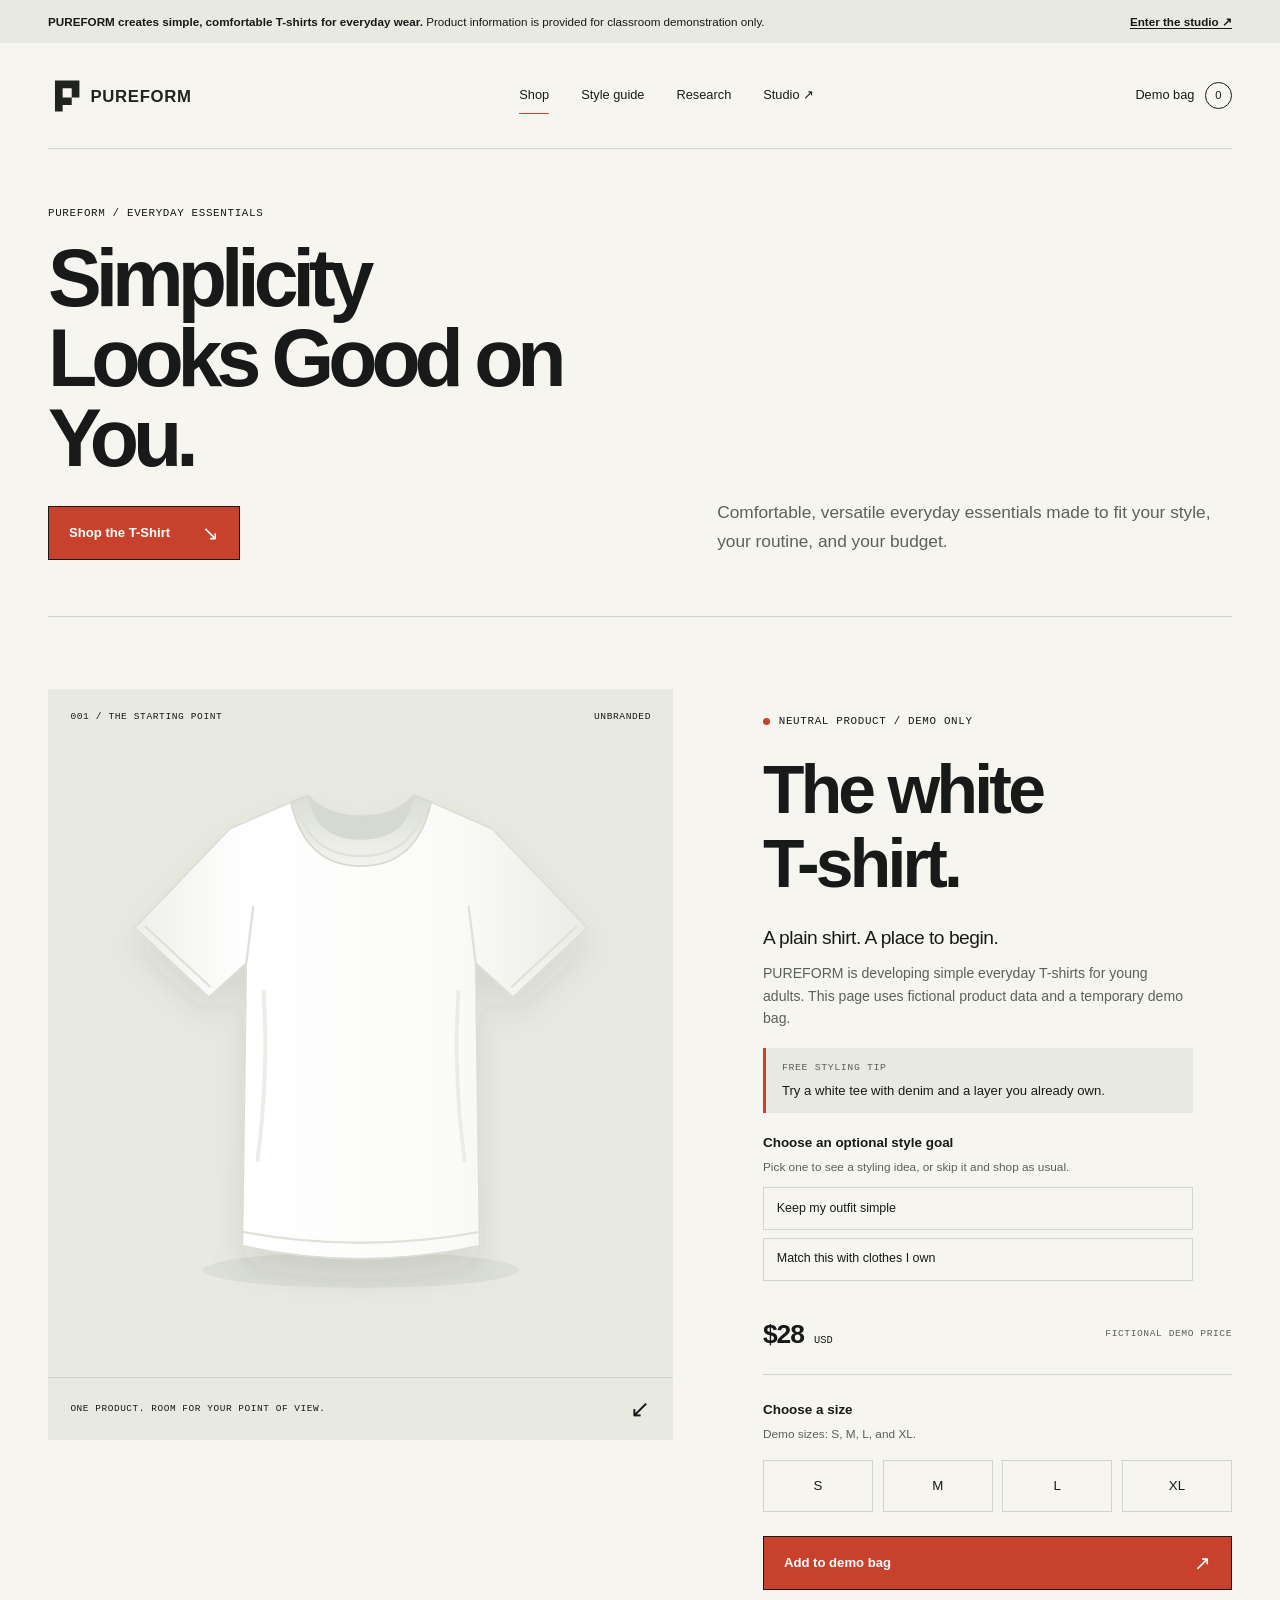
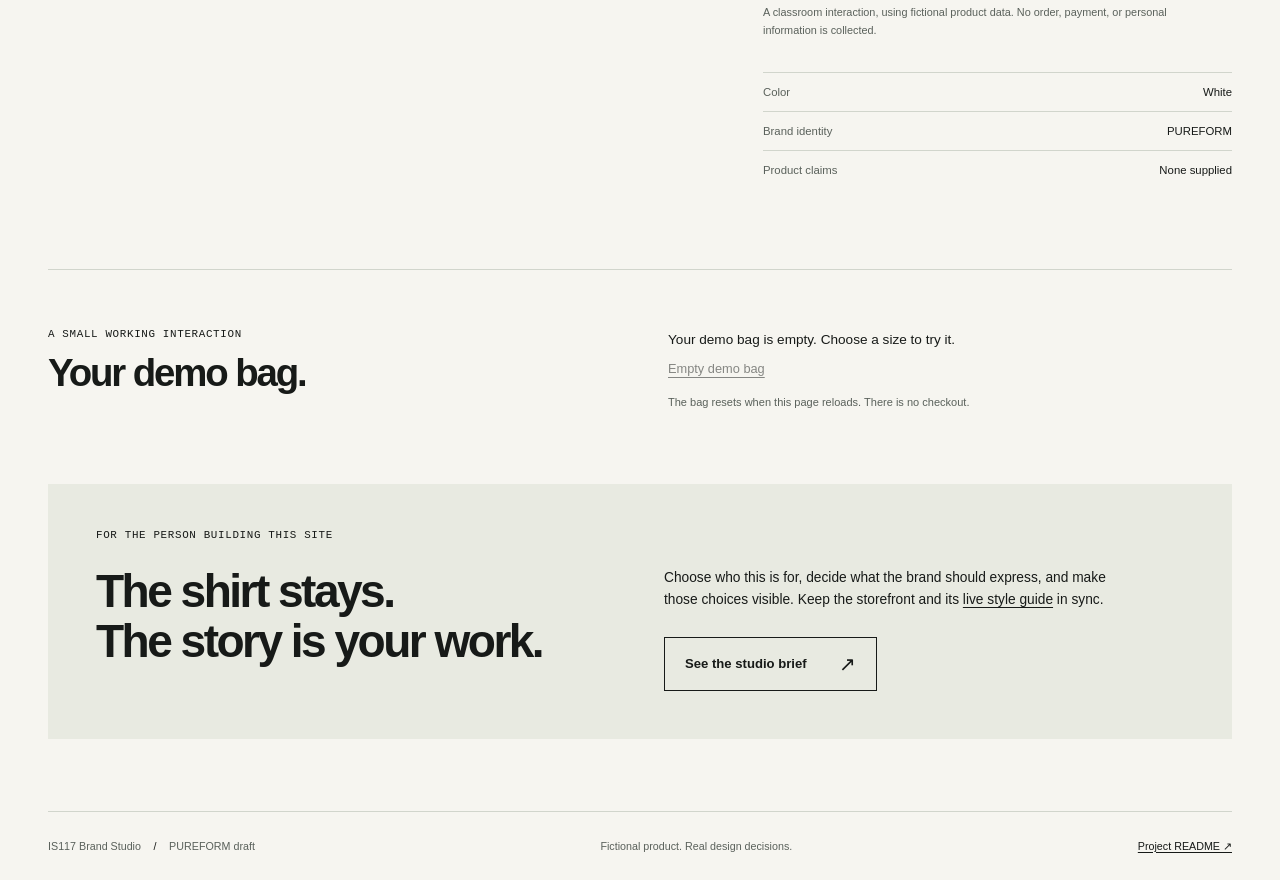
<file: public/index.html>
<!doctype html>
<html lang="en">
  <head>
    <meta charset="utf-8" />
    <meta name="viewport" content="width=device-width, initial-scale=1" />
    <meta
      name="description"
      content="PUREFORM's clean, everyday T-shirt storefront."
    />
    <title>PUREFORM — everyday T-shirts</title>
    <link rel="icon" href="data:," />
    <link rel="stylesheet" href="styles.css" />
    <script src="shop.js" defer></script>
  </head>
  <body>
    <a class="skip-link" href="#main">Skip to content</a>
    <aside class="starter-notice" aria-label="Brand status">
      <span
        ><strong
          >PUREFORM creates simple, comfortable T-shirts for everyday
          wear.</strong
        >
        Product information is provided for classroom demonstration only.</span
      >
      <a href="studio.html"
        >Enter the studio <span aria-hidden="true">↗</span></a
      >
    </aside>
    <header class="site-header wrap">
      <a
        class="brand-link"
        href="index.html"
        aria-label="PUREFORM storefront home"
        ><img
          class="wordmark"
          src="assets/wordmark.svg"
          alt="PUREFORM logo with a geometric P symbol and wordmark"
          width="430"
          height="120"
      /></a>
      <nav class="main-nav" aria-label="Main navigation">
        <a class="nav-link" href="index.html" aria-current="page">Shop</a>
        <a class="nav-link" href="styleguide.html">Style guide</a>
        <a class="nav-link" href="research.html">Research</a>
        <a class="nav-link" href="studio.html"
          >Studio <span aria-hidden="true">↗</span></a
        >
      </nav>
      <a class="bag-link" href="#demo-bag" aria-label="View demo bag"
        >Demo bag <span id="bag-count" class="bag-count">0</span></a
      >
    </header>

    <main id="main">
      <section class="storefront-hero wrap" aria-labelledby="hero-title">
        <div class="storefront-hero-copy">
          <p class="eyebrow">PUREFORM / EVERYDAY ESSENTIALS</p>
          <h1 id="hero-title">Simplicity Looks Good on You.</h1>
          <a class="button button-primary hero-action" href="#product">
            Shop the T-Shirt <span aria-hidden="true">↘</span>
          </a>
        </div>
        <p class="hero-support">
          Comfortable, versatile everyday essentials made to fit your style,
          your routine, and your budget.
        </p>
      </section>

      <section
        id="product"
        class="product-section wrap"
        aria-labelledby="product-title"
      >
        <div class="product-visual">
          <div class="visual-label">
            <span>001 / The starting point</span><span>Unbranded</span>
          </div>
          <img
            class="shirt-image"
            src="assets/white-shirt.svg"
            alt="Plain white, unbranded short-sleeved T-shirt"
            width="800"
            height="880"
            fetchpriority="high"
          />
          <div class="image-caption">
            <span>One product. Room for your point of view.</span
            ><span aria-hidden="true">↙</span>
          </div>
        </div>
        <div class="product-information">
          <p class="eyebrow">
            <span class="status-dot" aria-hidden="true"></span> Neutral product
            / demo only
          </p>
          <h2 id="product-title">The white<br />T-shirt.</h2>
          <p class="product-intro">A plain shirt. A place to begin.</p>
          <p class="muted product-description">
            PUREFORM is developing simple everyday T-shirts for young adults.
            This page uses fictional product data and a temporary demo bag.
          </p>
          <aside class="styling-tip" aria-label="Free styling tip">
            <p class="styling-tip-label">Free styling tip</p>
            <p class="styling-tip-copy">
              Try a white tee with denim and a layer you already own.
            </p>
          </aside>
          <fieldset class="style-goal" aria-describedby="style-goal-help">
            <legend>Choose an optional style goal</legend>
            <p id="style-goal-help" class="field-help">
              Pick one to see a styling idea, or skip it and shop as usual.
            </p>
            <div class="style-goal-options">
              <label class="style-goal-option">
                <input type="radio" name="style-goal" value="simple" />
                <span class="style-goal-choice">Keep my outfit simple</span>
              </label>
              <label class="style-goal-option">
                <input type="radio" name="style-goal" value="match" />
                <span class="style-goal-choice"
                  >Match this with clothes I own</span
                >
              </label>
            </div>
            <p
              id="style-goal-suggestion"
              class="style-goal-suggestion"
              role="status"
              aria-live="polite"
              hidden
            ></p>
          </fieldset>
          <div class="price-row">
            <p class="price">$28 <span>USD</span></p>
            <span class="micro-label">Fictional demo price</span>
          </div>
          <form id="product-form" class="product-form" novalidate>
            <fieldset aria-describedby="size-help size-error">
              <legend>Choose a size</legend>
              <p id="size-help" class="field-help">
                Demo sizes: S, M, L, and XL.
              </p>
              <div class="size-options">
                <label class="size-option"
                  ><input type="radio" name="size" value="S" /><span
                    >S</span
                  ></label
                >
                <label class="size-option"
                  ><input type="radio" name="size" value="M" /><span
                    >M</span
                  ></label
                >
                <label class="size-option"
                  ><input type="radio" name="size" value="L" /><span
                    >L</span
                  ></label
                >
                <label class="size-option"
                  ><input type="radio" name="size" value="XL" /><span
                    >XL</span
                  ></label
                >
              </div>
              <p id="size-error" class="field-error" role="alert" hidden>
                Choose a size before adding the shirt to your demo bag.
              </p>
            </fieldset>
            <button class="button button-primary add-button" type="submit">
              Add to demo bag <span aria-hidden="true">↗</span>
            </button>
          </form>
          <p class="demo-disclaimer">
            A classroom interaction, using fictional product data. No order,
            payment, or personal information is collected.
          </p>
          <dl class="product-facts">
            <div>
              <dt>Color</dt>
              <dd>White</dd>
            </div>
            <div>
              <dt>Brand identity</dt>
              <dd>PUREFORM</dd>
            </div>
            <div>
              <dt>Product claims</dt>
              <dd>None supplied</dd>
            </div>
          </dl>
        </div>
      </section>

      <section
        id="demo-bag"
        class="bag-section wrap"
        aria-labelledby="bag-title"
      >
        <div>
          <p class="eyebrow">A small working interaction</p>
          <h2 id="bag-title">Your demo bag.</h2>
        </div>
        <div class="bag-details">
          <p
            id="bag-status"
            class="bag-message"
            role="status"
            aria-live="polite"
            aria-atomic="true"
          >
            Your demo bag is empty. Choose a size to try it.
          </p>
          <ul id="bag-items" class="bag-items"></ul>
          <button id="clear-bag" class="text-button" type="button" disabled>
            Empty demo bag
          </button>
          <p class="field-help">
            The bag resets when this page reloads. There is no checkout.
          </p>
        </div>
      </section>

      <section class="starter-next wrap" aria-labelledby="next-title">
        <p class="eyebrow">For the person building this site</p>
        <h2 id="next-title">The shirt stays.<br />The story is your work.</h2>
        <div>
          <p>
            Choose who this is for, decide what the brand should express, and
            make those choices visible. Keep the storefront and its
            <a href="styleguide.html">live style guide</a> in sync.
          </p>
          <a class="button button-secondary" href="studio.html"
            >See the studio brief <span aria-hidden="true">↗</span></a
          >
        </div>
      </section>
    </main>

    <footer class="site-footer wrap">
      <p>
        IS117 Brand Studio <span class="footer-separator"> / </span>
        PUREFORM draft
      </p>
      <p class="footer-tagline">Fictional product. Real design decisions.</p>
      <a href="https://github.com/kaw393939/is117-brand-studio#readme"
        >Project README <span aria-hidden="true">↗</span></a
      >
    </footer>
  </body>
</html>
</file>
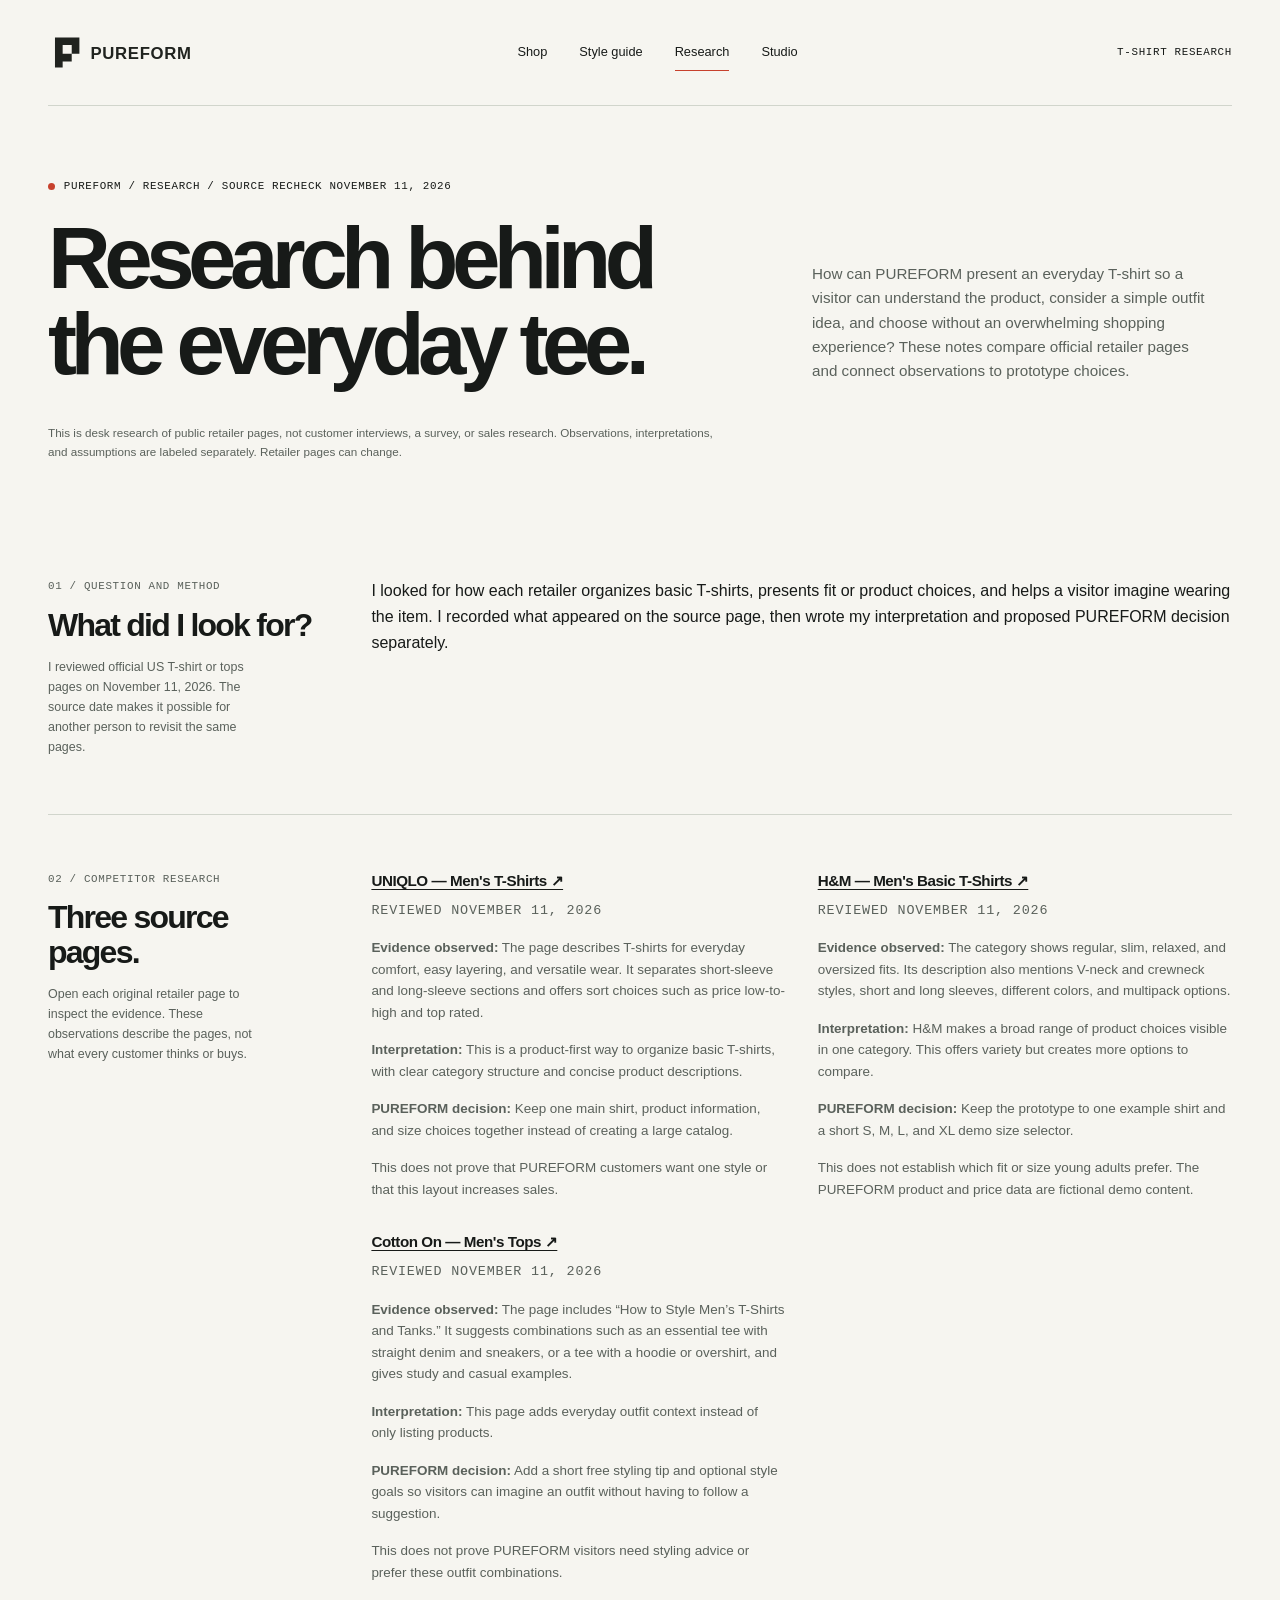
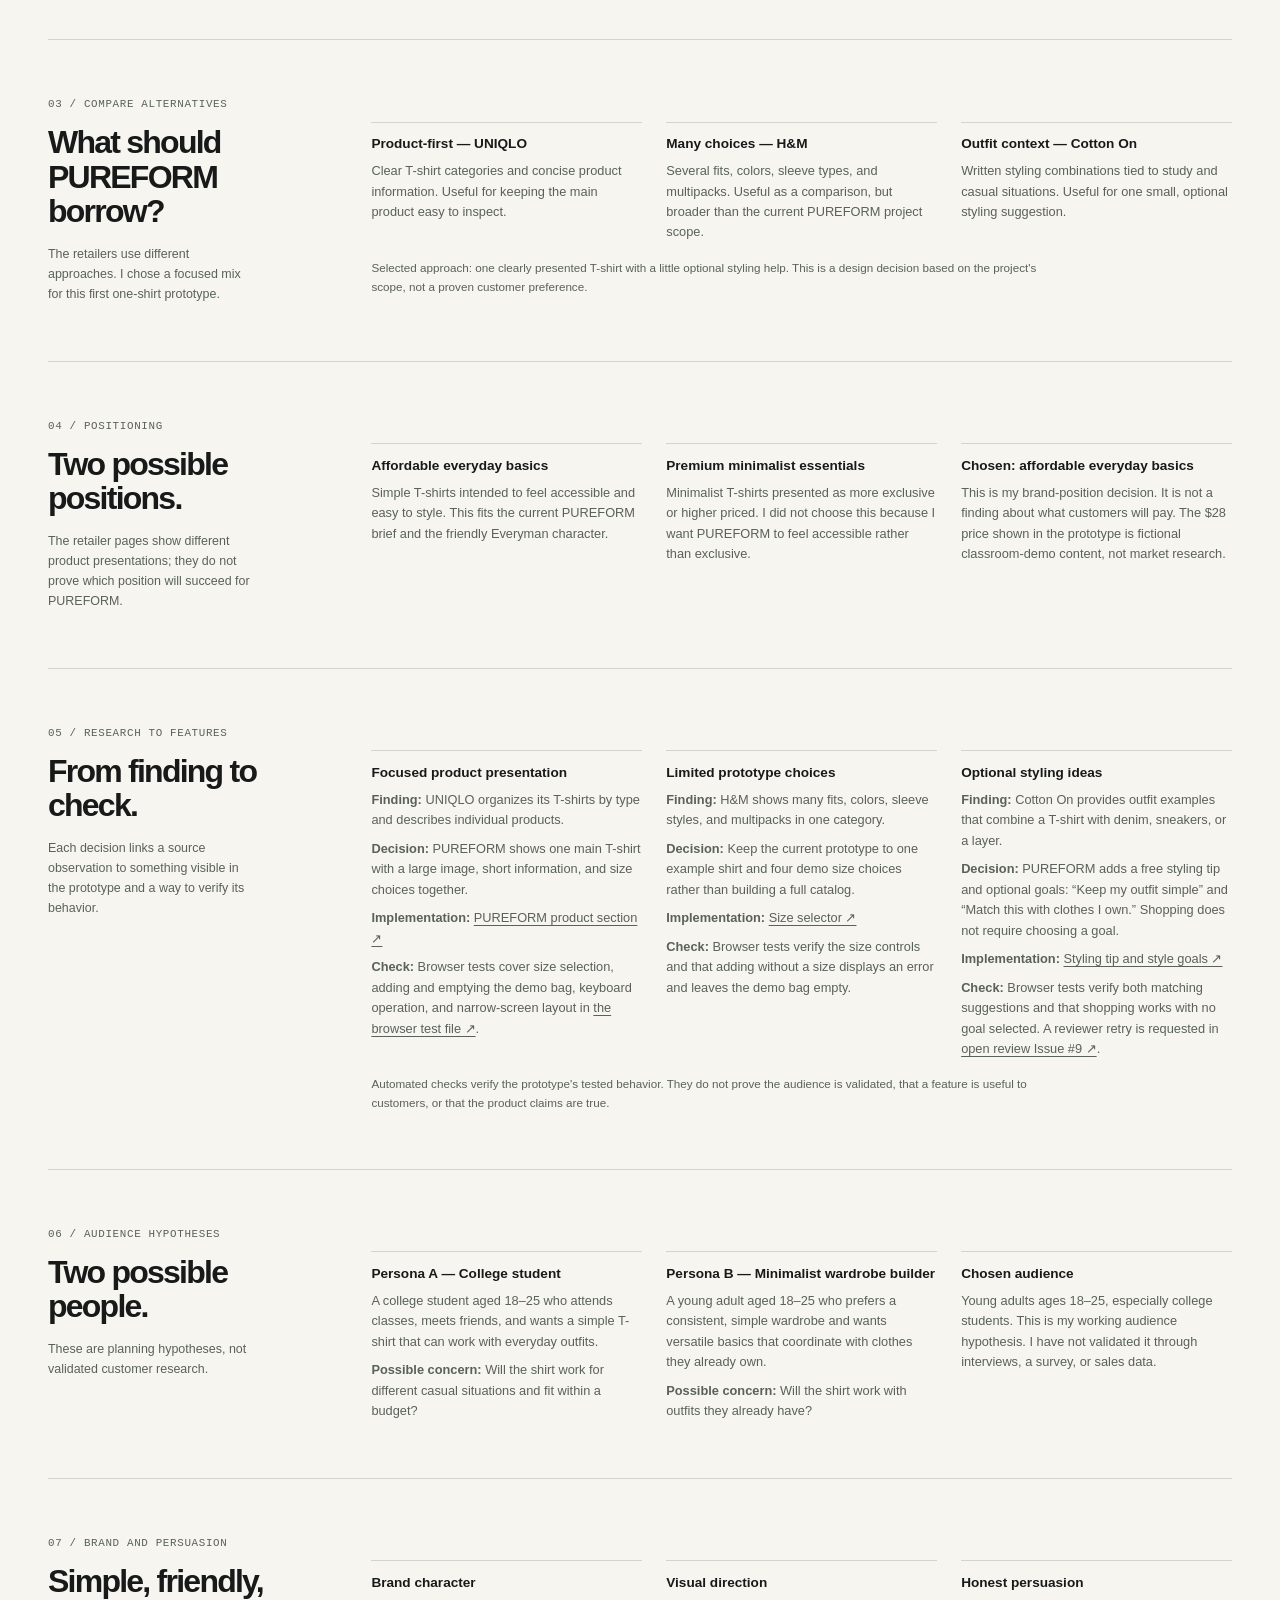
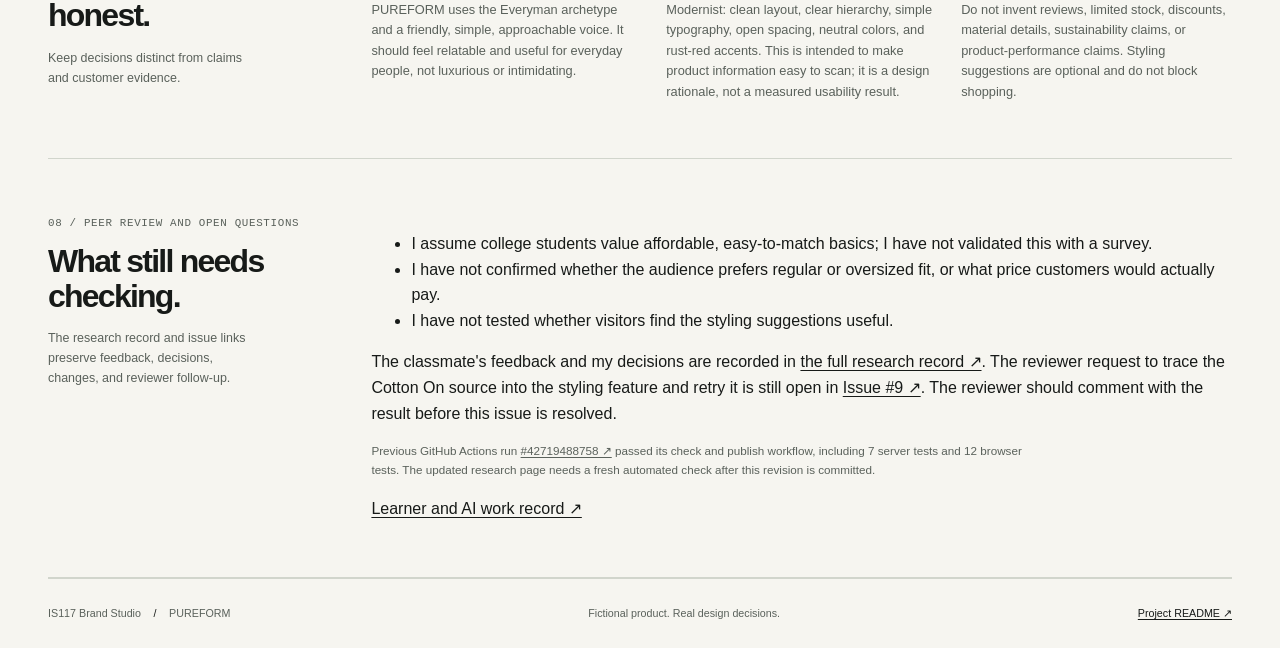
<file: public/research.html>
<!doctype html>
<html lang="en">
  <head>
    <meta charset="utf-8" />
    <meta name="viewport" content="width=device-width, initial-scale=1" />
    <meta
      name="description"
      content="PUREFORM research sources, competitor observations, audience hypotheses, and design decisions."
    />
    <title>PUREFORM — T-shirt research</title>
    <link rel="icon" href="data:," />
    <link rel="stylesheet" href="styles.css" />
  </head>
  <body>
    <a class="skip-link" href="#main">Skip to content</a>
    <header class="site-header wrap">
      <a
        class="brand-link"
        href="index.html"
        aria-label="PUREFORM storefront home"
      >
        <img
          class="wordmark"
          src="assets/wordmark.svg"
          alt="PUREFORM logo"
          width="430"
          height="120"
        />
      </a>
      <nav class="main-nav" aria-label="Main navigation">
        <a class="nav-link" href="index.html">Shop</a>
        <a class="nav-link" href="styleguide.html">Style guide</a>
        <a class="nav-link" href="research.html" aria-current="page"
          >Research</a
        >
        <a class="nav-link" href="studio.html">Studio</a>
      </nav>
      <span class="micro-label">T-shirt research</span>
    </header>
    <main id="main">
      <section class="page-hero wrap" aria-labelledby="research-title">
        <p class="eyebrow">
          <span class="status-dot" aria-hidden="true"></span> PUREFORM /
          Research / Source recheck November 11, 2026
        </p>
        <h1 id="research-title">Research behind<br />the everyday tee.</h1>
        <p class="hero-summary">
          How can PUREFORM present an everyday T-shirt so a visitor can
          understand the product, consider a simple outfit idea, and choose
          without an overwhelming shopping experience? These notes compare
          official retailer pages and connect observations to prototype choices.
        </p>
        <p class="guide-note">
          This is desk research of public retailer pages, not customer
          interviews, a survey, or sales research. Observations,
          interpretations, and assumptions are labeled separately. Retailer
          pages can change.
        </p>
      </section>

      <section class="guide-section wrap" aria-labelledby="method-title">
        <div class="section-heading">
          <span class="section-number">01 / Question and method</span>
          <h2 id="method-title">What did I look for?</h2>
          <p>
            I reviewed official US T-shirt or tops pages on November 11, 2026.
            The source date makes it possible for another person to revisit the
            same pages.
          </p>
        </div>
        <div class="guide-content">
          <p>
            I looked for how each retailer organizes basic T-shirts, presents
            fit or product choices, and helps a visitor imagine wearing the
            item. I recorded what appeared on the source page, then wrote my
            interpretation and proposed PUREFORM decision separately.
          </p>
        </div>
      </section>

      <section class="guide-section wrap" aria-labelledby="sites-title">
        <div class="section-heading">
          <span class="section-number">02 / Competitor research</span>
          <h2 id="sites-title">Three source pages.</h2>
          <p>
            Open each original retailer page to inspect the evidence. These
            observations describe the pages, not what every customer thinks or
            buys.
          </p>
        </div>
        <div class="guide-content">
          <article class="voice-grid">
            <div>
              <h3>
                <a href="https://www.uniqlo.com/us/en/men/tops/t-shirts"
                  >UNIQLO — Men's T-Shirts ↗</a
                >
              </h3>
              <p class="micro-label">Reviewed November 11, 2026</p>
              <p>
                <strong>Evidence observed:</strong> The page describes T-shirts
                for everyday comfort, easy layering, and versatile wear. It
                separates short-sleeve and long-sleeve sections and offers sort
                choices such as price low-to-high and top rated.
              </p>
              <p>
                <strong>Interpretation:</strong> This is a product-first way to
                organize basic T-shirts, with clear category structure and
                concise product descriptions.
              </p>
              <p>
                <strong>PUREFORM decision:</strong> Keep one main shirt, product
                information, and size choices together instead of creating a
                large catalog.
              </p>
              <p class="guide-note">
                This does not prove that PUREFORM customers want one style or
                that this layout increases sales.
              </p>
            </div>
            <div>
              <h3>
                <a
                  href="https://www2.hm.com/en_us/men/products/basics/t-shirts.html"
                  >H&amp;M — Men's Basic T-Shirts ↗</a
                >
              </h3>
              <p class="micro-label">Reviewed November 11, 2026</p>
              <p>
                <strong>Evidence observed:</strong> The category shows regular,
                slim, relaxed, and oversized fits. Its description also mentions
                V-neck and crewneck styles, short and long sleeves, different
                colors, and multipack options.
              </p>
              <p>
                <strong>Interpretation:</strong> H&amp;M makes a broad range of
                product choices visible in one category. This offers variety but
                creates more options to compare.
              </p>
              <p>
                <strong>PUREFORM decision:</strong> Keep the prototype to one
                example shirt and a short S, M, L, and XL demo size selector.
              </p>
              <p class="guide-note">
                This does not establish which fit or size young adults prefer.
                The PUREFORM product and price data are fictional demo content.
              </p>
            </div>
            <div>
              <h3>
                <a
                  href="https://cottonon.com/US/co/men/mens-clothing/mens-tops/"
                  >Cotton On — Men's Tops ↗</a
                >
              </h3>
              <p class="micro-label">Reviewed November 11, 2026</p>
              <p>
                <strong>Evidence observed:</strong> The page includes “How to
                Style Men’s T-Shirts and Tanks.” It suggests combinations such
                as an essential tee with straight denim and sneakers, or a tee
                with a hoodie or overshirt, and gives study and casual examples.
              </p>
              <p>
                <strong>Interpretation:</strong> This page adds everyday outfit
                context instead of only listing products.
              </p>
              <p>
                <strong>PUREFORM decision:</strong> Add a short free styling tip
                and optional style goals so visitors can imagine an outfit
                without having to follow a suggestion.
              </p>
              <p class="guide-note">
                This does not prove PUREFORM visitors need styling advice or
                prefer these outfit combinations.
              </p>
            </div>
          </article>
        </div>
      </section>

      <section class="guide-section wrap" aria-labelledby="comparison-title">
        <div class="section-heading">
          <span class="section-number">03 / Compare alternatives</span>
          <h2 id="comparison-title">What should PUREFORM borrow?</h2>
          <p>
            The retailers use different approaches. I chose a focused mix for
            this first one-shirt prototype.
          </p>
        </div>
        <div class="guide-content">
          <div class="decision-grid">
            <div>
              <h3>Product-first — UNIQLO</h3>
              <p>
                Clear T-shirt categories and concise product information. Useful
                for keeping the main product easy to inspect.
              </p>
            </div>
            <div>
              <h3>Many choices — H&amp;M</h3>
              <p>
                Several fits, colors, sleeve types, and multipacks. Useful as a
                comparison, but broader than the current PUREFORM project scope.
              </p>
            </div>
            <div>
              <h3>Outfit context — Cotton On</h3>
              <p>
                Written styling combinations tied to study and casual
                situations. Useful for one small, optional styling suggestion.
              </p>
            </div>
          </div>
          <p class="guide-note">
            Selected approach: one clearly presented T-shirt with a little
            optional styling help. This is a design decision based on the
            project's scope, not a proven customer preference.
          </p>
        </div>
      </section>

      <section class="guide-section wrap" aria-labelledby="position-title">
        <div class="section-heading">
          <span class="section-number">04 / Positioning</span>
          <h2 id="position-title">Two possible positions.</h2>
          <p>
            The retailer pages show different product presentations; they do not
            prove which position will succeed for PUREFORM.
          </p>
        </div>
        <div class="guide-content">
          <div class="decision-grid">
            <div>
              <h3>Affordable everyday basics</h3>
              <p>
                Simple T-shirts intended to feel accessible and easy to style.
                This fits the current PUREFORM brief and the friendly Everyman
                character.
              </p>
            </div>
            <div>
              <h3>Premium minimalist essentials</h3>
              <p>
                Minimalist T-shirts presented as more exclusive or higher
                priced. I did not choose this because I want PUREFORM to feel
                accessible rather than exclusive.
              </p>
            </div>
            <div>
              <h3>Chosen: affordable everyday basics</h3>
              <p>
                This is my brand-position decision. It is not a finding about
                what customers will pay. The $28 price shown in the prototype is
                fictional classroom-demo content, not market research.
              </p>
            </div>
          </div>
        </div>
      </section>

      <section class="guide-section wrap" aria-labelledby="trace-title">
        <div class="section-heading">
          <span class="section-number">05 / Research to features</span>
          <h2 id="trace-title">From finding to check.</h2>
          <p>
            Each decision links a source observation to something visible in the
            prototype and a way to verify its behavior.
          </p>
        </div>
        <div class="guide-content">
          <div class="decision-grid">
            <div>
              <h3>Focused product presentation</h3>
              <p>
                <strong>Finding:</strong> UNIQLO organizes its T-shirts by type
                and describes individual products.
              </p>
              <p>
                <strong>Decision:</strong> PUREFORM shows one main T-shirt with
                a large image, short information, and size choices together.
              </p>
              <p>
                <strong>Implementation:</strong>
                <a href="index.html#product">PUREFORM product section ↗</a>
              </p>
              <p>
                <strong>Check:</strong> Browser tests cover size selection,
                adding and emptying the demo bag, keyboard operation, and
                narrow-screen layout in
                <a
                  href="https://github.com/mfnu906-ship-it/is117-brand-studio/blob/main/tests/browser/studio.spec.js"
                  >the browser test file ↗</a
                >.
              </p>
            </div>
            <div>
              <h3>Limited prototype choices</h3>
              <p>
                <strong>Finding:</strong> H&amp;M shows many fits, colors,
                sleeve styles, and multipacks in one category.
              </p>
              <p>
                <strong>Decision:</strong> Keep the current prototype to one
                example shirt and four demo size choices rather than building a
                full catalog.
              </p>
              <p>
                <strong>Implementation:</strong>
                <a href="index.html#product">Size selector ↗</a>
              </p>
              <p>
                <strong>Check:</strong> Browser tests verify the size controls
                and that adding without a size displays an error and leaves the
                demo bag empty.
              </p>
            </div>
            <div>
              <h3>Optional styling ideas</h3>
              <p>
                <strong>Finding:</strong> Cotton On provides outfit examples
                that combine a T-shirt with denim, sneakers, or a layer.
              </p>
              <p>
                <strong>Decision:</strong> PUREFORM adds a free styling tip and
                optional goals: “Keep my outfit simple” and “Match this with
                clothes I own.” Shopping does not require choosing a goal.
              </p>
              <p>
                <strong>Implementation:</strong>
                <a href="index.html#product">Styling tip and style goals ↗</a>
              </p>
              <p>
                <strong>Check:</strong> Browser tests verify both matching
                suggestions and that shopping works with no goal selected. A
                reviewer retry is requested in
                <a
                  href="https://github.com/mfnu906-ship-it/is117-brand-studio/issues/9"
                  >open review Issue #9 ↗</a
                >.
              </p>
            </div>
          </div>
          <p class="guide-note">
            Automated checks verify the prototype's tested behavior. They do not
            prove the audience is validated, that a feature is useful to
            customers, or that the product claims are true.
          </p>
        </div>
      </section>

      <section class="guide-section wrap" aria-labelledby="audience-title">
        <div class="section-heading">
          <span class="section-number">06 / Audience hypotheses</span>
          <h2 id="audience-title">Two possible people.</h2>
          <p>These are planning hypotheses, not validated customer research.</p>
        </div>
        <div class="guide-content">
          <div class="decision-grid">
            <div>
              <h3>Persona A — College student</h3>
              <p>
                A college student aged 18–25 who attends classes, meets friends,
                and wants a simple T-shirt that can work with everyday outfits.
              </p>
              <p>
                <strong>Possible concern:</strong> Will the shirt work for
                different casual situations and fit within a budget?
              </p>
            </div>
            <div>
              <h3>Persona B — Minimalist wardrobe builder</h3>
              <p>
                A young adult aged 18–25 who prefers a consistent, simple
                wardrobe and wants versatile basics that coordinate with clothes
                they already own.
              </p>
              <p>
                <strong>Possible concern:</strong> Will the shirt work with
                outfits they already have?
              </p>
            </div>
            <div>
              <h3>Chosen audience</h3>
              <p>
                Young adults ages 18–25, especially college students. This is my
                working audience hypothesis. I have not validated it through
                interviews, a survey, or sales data.
              </p>
            </div>
          </div>
        </div>
      </section>

      <section class="guide-section wrap" aria-labelledby="brand-title">
        <div class="section-heading">
          <span class="section-number">07 / Brand and persuasion</span>
          <h2 id="brand-title">Simple, friendly, honest.</h2>
          <p>Keep decisions distinct from claims and customer evidence.</p>
        </div>
        <div class="guide-content">
          <div class="decision-grid">
            <div>
              <h3>Brand character</h3>
              <p>
                PUREFORM uses the Everyman archetype and a friendly, simple,
                approachable voice. It should feel relatable and useful for
                everyday people, not luxurious or intimidating.
              </p>
            </div>
            <div>
              <h3>Visual direction</h3>
              <p>
                Modernist: clean layout, clear hierarchy, simple typography,
                open spacing, neutral colors, and rust-red accents. This is
                intended to make product information easy to scan; it is a
                design rationale, not a measured usability result.
              </p>
            </div>
            <div>
              <h3>Honest persuasion</h3>
              <p>
                Do not invent reviews, limited stock, discounts, material
                details, sustainability claims, or product-performance claims.
                Styling suggestions are optional and do not block shopping.
              </p>
            </div>
          </div>
        </div>
      </section>

      <section class="guide-section wrap" aria-labelledby="review-title">
        <div class="section-heading">
          <span class="section-number"
            >08 / Peer review and open questions</span
          >
          <h2 id="review-title">What still needs checking.</h2>
          <p>
            The research record and issue links preserve feedback, decisions,
            changes, and reviewer follow-up.
          </p>
        </div>
        <div class="guide-content">
          <ul>
            <li>
              I assume college students value affordable, easy-to-match basics;
              I have not validated this with a survey.
            </li>
            <li>
              I have not confirmed whether the audience prefers regular or
              oversized fit, or what price customers would actually pay.
            </li>
            <li>
              I have not tested whether visitors find the styling suggestions
              useful.
            </li>
          </ul>
          <p>
            The classmate's feedback and my decisions are recorded in
            <a
              href="https://github.com/mfnu906-ship-it/is117-brand-studio/blob/main/docs/tshirt-research.md"
              >the full research record ↗</a
            >. The reviewer request to trace the Cotton On source into the
            styling feature and retry it is still open in
            <a
              href="https://github.com/mfnu906-ship-it/is117-brand-studio/issues/9"
              >Issue #9 ↗</a
            >. The reviewer should comment with the result before this issue is
            resolved.
          </p>
          <p class="guide-note">
            Previous GitHub Actions run
            <a
              href="https://github.com/mfnu906-ship-it/is117-brand-studio/actions/runs/42719488758"
              >#42719488758 ↗</a
            >
            passed its check and publish workflow, including 7 server tests and
            12 browser tests. The updated research page needs a fresh automated
            check after this revision is committed.
          </p>
          <p>
            <a
              href="https://github.com/mfnu906-ship-it/is117-brand-studio/blob/main/LEARNING.md"
              >Learner and AI work record ↗</a
            >
          </p>
        </div>
      </section>
    </main>
    <footer class="site-footer wrap">
      <p>
        IS117 Brand Studio <span class="footer-separator"> / </span> PUREFORM
      </p>
      <p class="footer-tagline">Fictional product. Real design decisions.</p>
      <a href="https://github.com/mfnu906-ship-it/is117-brand-studio#readme"
        >Project README ↗</a
      >
    </footer>
  </body>
</html>
</file>
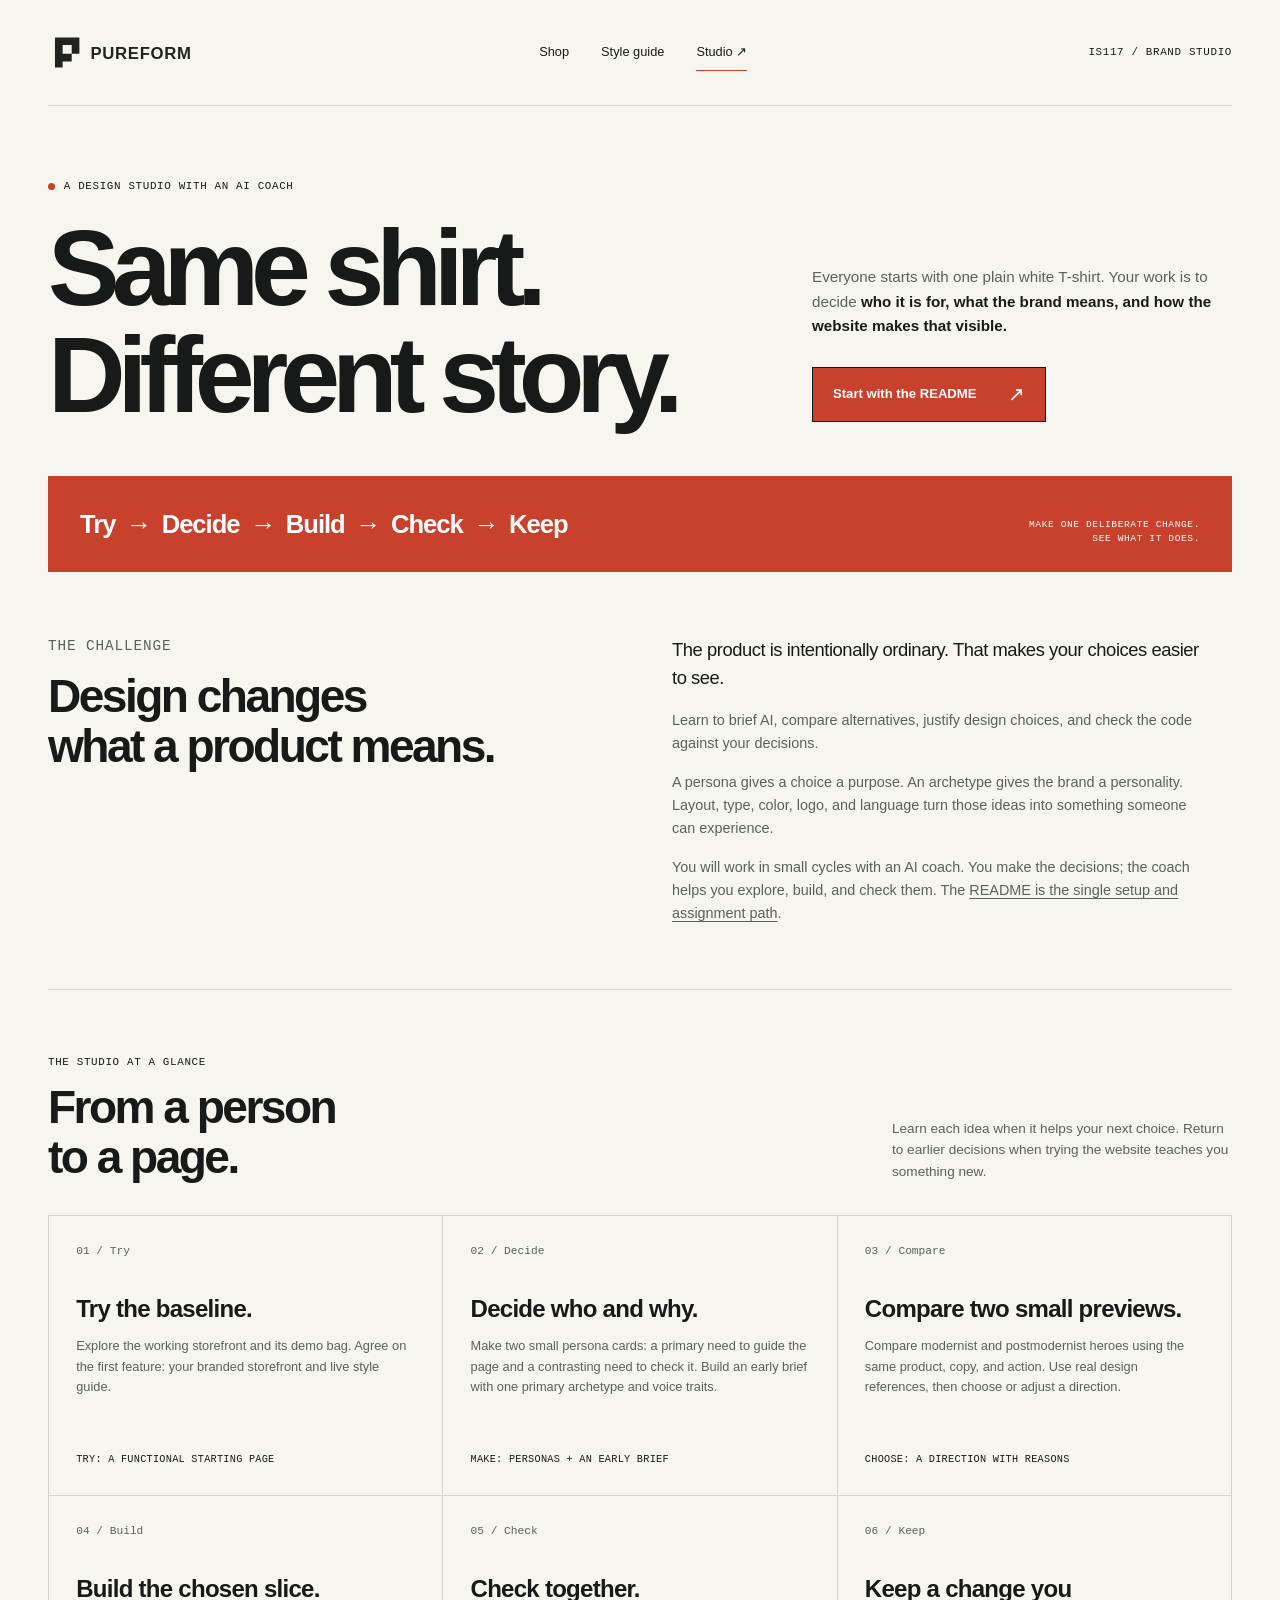
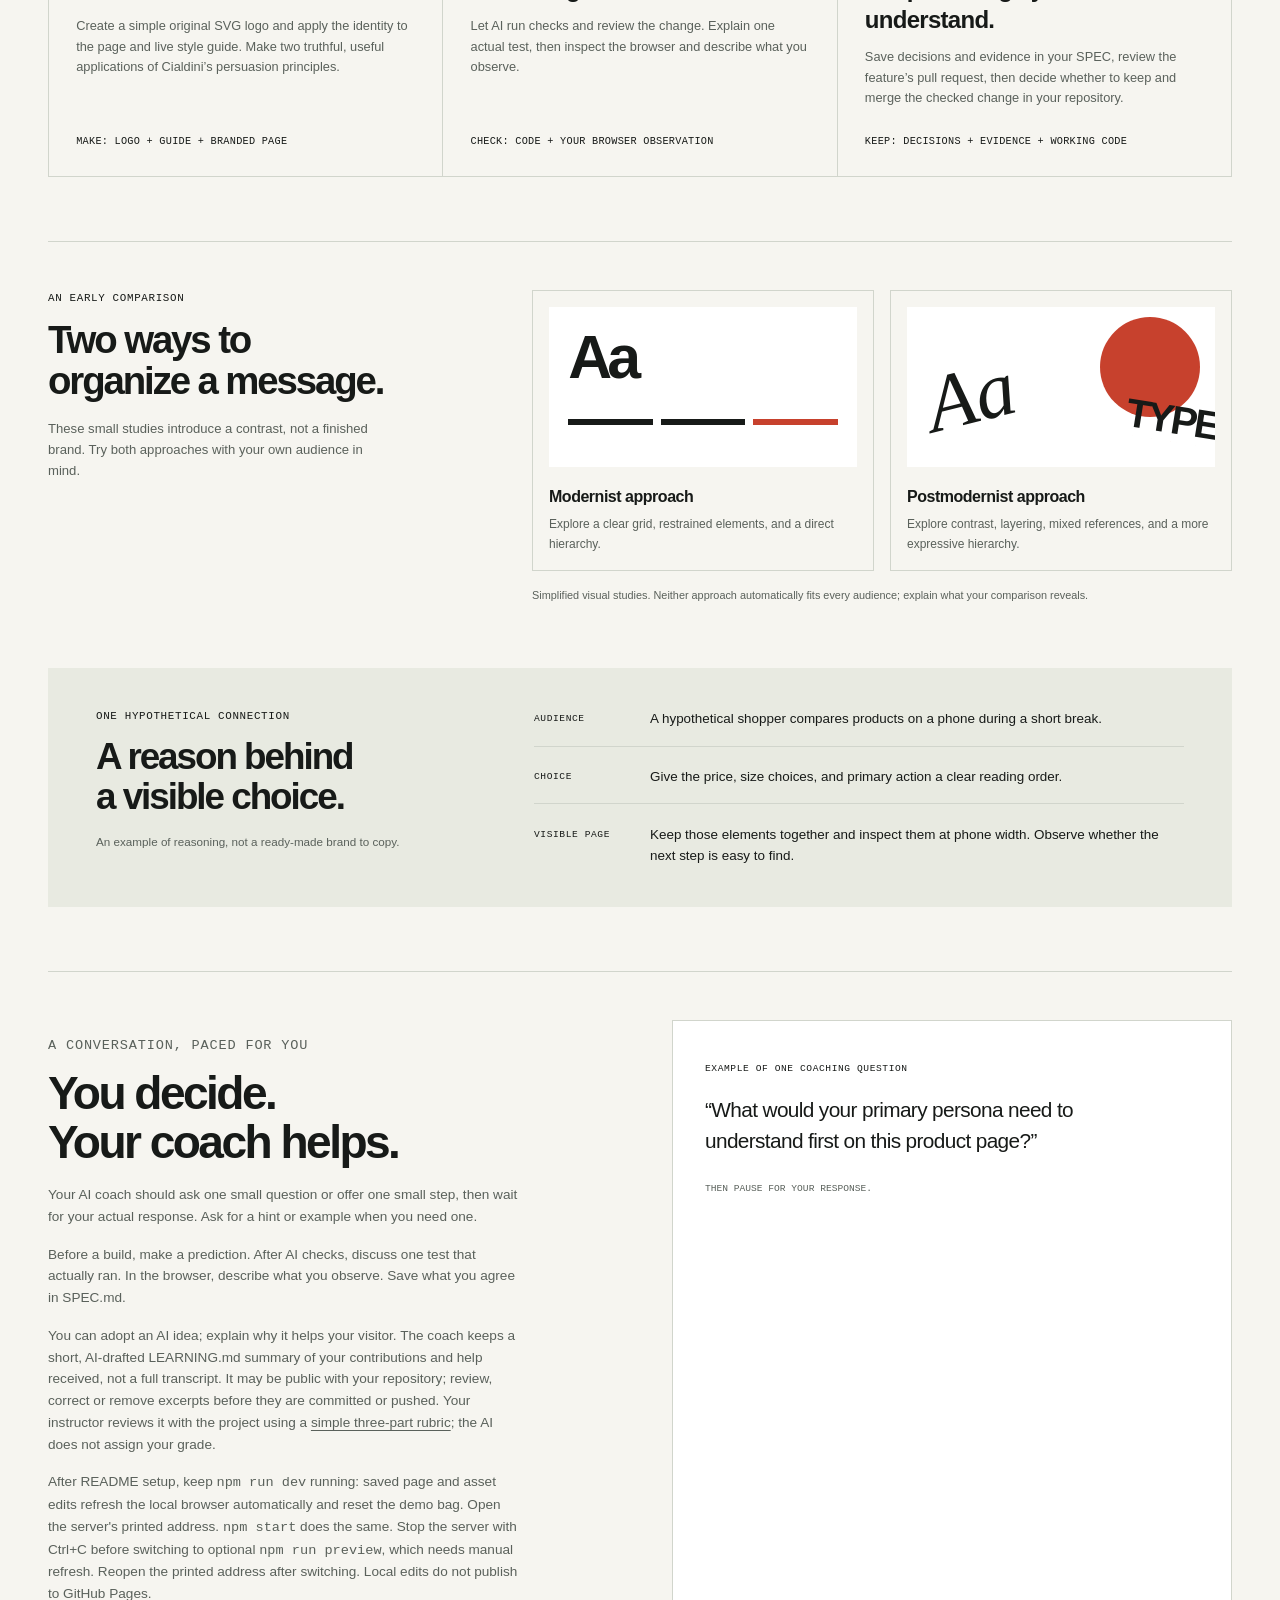
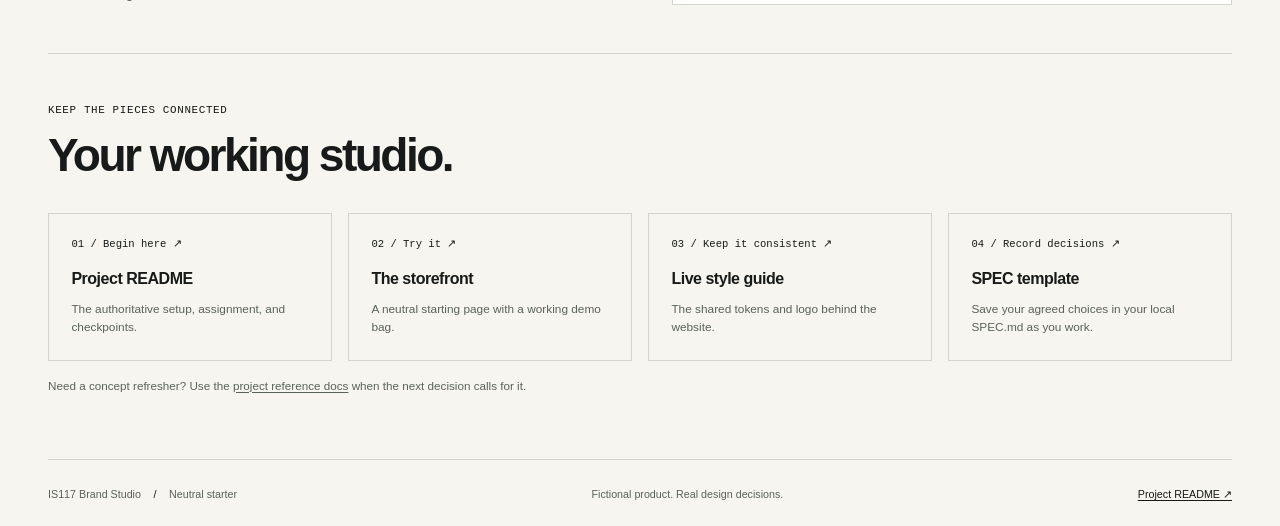
<file: public/studio.html>
<!doctype html>
<html lang="en">
  <head>
    <meta charset="utf-8" />
    <meta name="viewport" content="width=device-width, initial-scale=1" />
    <meta
      name="description"
      content="IS117 Brand Studio: turn one plain white T-shirt into a deliberate brand and website, with an AI coach and decisions you can explain."
    />
    <title>Same shirt. Different story. — IS117 Brand Studio</title>
    <link rel="icon" href="data:," />
    <link rel="stylesheet" href="styles.css" />
    <link rel="stylesheet" href="studio.css" />
  </head>
  <body>
    <a class="skip-link" href="#main">Skip to content</a>
    <header class="site-header wrap">
      <a
        class="brand-link"
        href="index.html"
        aria-label="PUREFORM storefront home"
        ><img
          class="wordmark"
          src="assets/wordmark.svg"
          alt="PUREFORM logo"
          width="175"
          height="26"
      /></a>
      <nav class="main-nav" aria-label="Main navigation">
        <a class="nav-link" href="index.html">Shop</a
        ><a class="nav-link" href="styleguide.html">Style guide</a
        ><a class="nav-link" href="studio.html" aria-current="page"
          >Studio <span aria-hidden="true">↗</span></a
        >
      </nav>
      <span class="micro-label">IS117 / Brand Studio</span>
    </header>
    <main id="main">
      <section
        class="page-hero studio-hero wrap"
        aria-labelledby="studio-title"
      >
        <p class="eyebrow">
          <span class="status-dot" aria-hidden="true"></span> A design studio
          with an AI coach
        </p>
        <h1 id="studio-title">Same shirt.<br />Different story.</h1>
        <div class="hero-summary">
          <p>
            Everyone starts with one plain white T-shirt. Your work is to decide
            <strong
              >who it is for, what the brand means, and how the website makes
              that visible.</strong
            >
          </p>
          <a
            class="button button-primary"
            href="https://github.com/kaw393939/is117-brand-studio#readme"
            >Start with the README <span aria-hidden="true">↗</span></a
          >
        </div>
      </section>
      <div class="studio-ribbon wrap">
        <p class="cycle">
          Try <span aria-hidden="true">→</span> Decide
          <span aria-hidden="true">→</span> Build
          <span aria-hidden="true">→</span> Check
          <span aria-hidden="true">→</span> Keep
        </p>
        <p class="micro-label">
          Make one deliberate change.<br />See what it does.
        </p>
      </div>

      <section class="studio-intro wrap" aria-labelledby="why-title">
        <div>
          <p class="eyebrow">The challenge</p>
          <h2 id="why-title">Design changes<br />what a product means.</h2>
        </div>
        <div>
          <p class="lead">
            The product is intentionally ordinary. That makes your choices
            easier to see.
          </p>
          <p>
            Learn to brief AI, compare alternatives, justify design choices, and
            check the code against your decisions.
          </p>
          <p>
            A persona gives a choice a purpose. An archetype gives the brand a
            personality. Layout, type, color, logo, and language turn those
            ideas into something someone can experience.
          </p>
          <p>
            You will work in small cycles with an AI coach. You make the
            decisions; the coach helps you explore, build, and check them. The
            <a href="https://github.com/kaw393939/is117-brand-studio#readme"
              >README is the single setup and assignment path</a
            >.
          </p>
        </div>
      </section>

      <section class="path-section wrap" aria-labelledby="path-title">
        <div class="path-intro">
          <div>
            <p class="eyebrow">The studio at a glance</p>
            <h2 id="path-title">From a person<br />to a page.</h2>
          </div>
          <p>
            Learn each idea when it helps your next choice. Return to earlier
            decisions when trying the website teaches you something new.
          </p>
        </div>
        <ol class="studio-path">
          <li>
            <span class="stage-number">01 / Try</span>
            <h3>Try the baseline.</h3>
            <p>
              Explore the working storefront and its demo bag. Agree on the
              first feature: your branded storefront and live style guide.
            </p>
            <p class="stage-output">Try: a functional starting page</p>
          </li>
          <li>
            <span class="stage-number">02 / Decide</span>
            <h3>Decide who and why.</h3>
            <p>
              Make two small persona cards: a primary need to guide the page and
              a contrasting need to check it. Build an early brief with one
              primary archetype and voice traits.
            </p>
            <p class="stage-output">Make: personas + an early brief</p>
          </li>
          <li>
            <span class="stage-number">03 / Compare</span>
            <h3>Compare two small previews.</h3>
            <p>
              Compare modernist and postmodernist heroes using the same product,
              copy, and action. Use real design references, then choose or
              adjust a direction.
            </p>
            <p class="stage-output">Choose: a direction with reasons</p>
          </li>
          <li>
            <span class="stage-number">04 / Build</span>
            <h3>Build the chosen slice.</h3>
            <p>
              Create a simple original SVG logo and apply the identity to the
              page and live style guide. Make two truthful, useful applications
              of Cialdini’s persuasion principles.
            </p>
            <p class="stage-output">Make: logo + guide + branded page</p>
          </li>
          <li>
            <span class="stage-number">05 / Check</span>
            <h3>Check together.</h3>
            <p>
              Let AI run checks and review the change. Explain one actual test,
              then inspect the browser and describe what you observe.
            </p>
            <p class="stage-output">Check: code + your browser observation</p>
          </li>
          <li>
            <span class="stage-number">06 / Keep</span>
            <h3>Keep a change you understand.</h3>
            <p>
              Save decisions and evidence in your SPEC, review the feature’s
              pull request, then decide whether to keep and merge the checked
              change in your repository.
            </p>
            <p class="stage-output">
              Keep: decisions + evidence + working code
            </p>
          </li>
        </ol>
      </section>

      <section
        class="comparison-section wrap"
        aria-labelledby="comparison-title"
      >
        <div>
          <p class="eyebrow">An early comparison</p>
          <h2 id="comparison-title">Two ways to<br />organize a message.</h2>
          <p class="comparison-description">
            These small studies introduce a contrast, not a finished brand. Try
            both approaches with your own audience in mind.
          </p>
        </div>
        <div class="comparison-grid">
          <article class="direction-card">
            <div class="direction-sketch modern-sketch" aria-hidden="true">
              <i></i><i></i><i></i>
            </div>
            <h3>Modernist approach</h3>
            <p>
              Explore a clear grid, restrained elements, and a direct hierarchy.
            </p>
          </article>
          <article class="direction-card">
            <div class="direction-sketch postmodern-sketch" aria-hidden="true">
              <i></i>
            </div>
            <h3>Postmodernist approach</h3>
            <p>
              Explore contrast, layering, mixed references, and a more
              expressive hierarchy.
            </p>
          </article>
          <p class="comparison-caption">
            Simplified visual studies. Neither approach automatically fits every
            audience; explain what your comparison reveals.
          </p>
        </div>
      </section>

      <section class="example-section wrap" aria-labelledby="example-title">
        <div>
          <p class="eyebrow">One hypothetical connection</p>
          <h2 id="example-title">A reason behind<br />a visible choice.</h2>
          <p class="guide-note">
            An example of reasoning, not a ready-made brand to copy.
          </p>
        </div>
        <div class="example-chain">
          <div class="example-step">
            <span class="micro-label">Audience</span>
            <p>
              A hypothetical shopper compares products on a phone during a short
              break.
            </p>
          </div>
          <div class="example-step">
            <span class="micro-label">Choice</span>
            <p>
              Give the price, size choices, and primary action a clear reading
              order.
            </p>
          </div>
          <div class="example-step">
            <span class="micro-label">Visible page</span>
            <p>
              Keep those elements together and inspect them at phone width.
              Observe whether the next step is easy to find.
            </p>
          </div>
        </div>
      </section>

      <section class="coach-section wrap" aria-labelledby="coach-title">
        <div>
          <p class="eyebrow">A conversation, paced for you</p>
          <h2 id="coach-title">You decide.<br />Your coach helps.</h2>
          <p>
            Your AI coach should ask one small question or offer one small step,
            then wait for your actual response. Ask for a hint or example when
            you need one.
          </p>
          <p>
            Before a build, make a prediction. After AI checks, discuss one test
            that actually ran. In the browser, describe what you observe. Save
            what you agree in SPEC.md.
          </p>
          <p>
            You can adopt an AI idea; explain why it helps your visitor. The
            coach keeps a short, AI-drafted LEARNING.md summary of your
            contributions and help received, not a full transcript. It may be
            public with your repository; review, correct or remove excerpts
            before they are committed or pushed. Your instructor reviews it with
            the project using a
            <a
              href="https://github.com/kaw393939/is117-brand-studio/blob/main/docs/assessment.md"
              >simple three-part rubric</a
            >; the AI does not assign your grade.
          </p>
          <p>
            After README setup, keep <code>npm run dev</code> running: saved
            page and asset edits refresh the local browser automatically and
            reset the demo bag. Open the server's printed address.
            <code>npm start</code> does the same. Stop the server with Ctrl+C
            before switching to optional <code>npm run preview</code>, which
            needs manual refresh. Reopen the printed address after switching.
            Local edits do not publish to GitHub Pages.
          </p>
        </div>
        <blockquote class="coach-quote">
          <span class="micro-label">Example of one coaching question</span>
          <p>
            “What would your primary persona need to understand first on this
            product page?”
          </p>
          <footer>Then pause for your response.</footer>
        </blockquote>
      </section>

      <section class="resource-section wrap" aria-labelledby="resources-title">
        <p class="eyebrow">Keep the pieces connected</p>
        <h2 id="resources-title">Your working studio.</h2>
        <div class="resource-grid">
          <a
            class="resource-card"
            href="https://github.com/kaw393939/is117-brand-studio#readme"
            ><span>01 / Begin here ↗</span>
            <h3>Project README</h3>
            <p>The authoritative setup, assignment, and checkpoints.</p></a
          >
          <a class="resource-card" href="index.html"
            ><span>02 / Try it ↗</span>
            <h3>The storefront</h3>
            <p>A neutral starting page with a working demo bag.</p></a
          >
          <a class="resource-card" href="styleguide.html"
            ><span>03 / Keep it consistent ↗</span>
            <h3>Live style guide</h3>
            <p>The shared tokens and logo behind the website.</p></a
          >
          <a
            class="resource-card"
            href="https://github.com/kaw393939/is117-brand-studio/blob/main/SPEC.md"
            ><span>04 / Record decisions ↗</span>
            <h3>SPEC template</h3>
            <p>
              Save your agreed choices in your local SPEC.md as you work.
            </p></a
          >
        </div>
        <p class="guide-note">
          Need a concept refresher? Use the
          <a
            href="https://github.com/kaw393939/is117-brand-studio/tree/main/docs"
            >project reference docs</a
          >
          when the next decision calls for it.
        </p>
      </section>
    </main>
    <footer class="site-footer wrap">
      <p>
        IS117 Brand Studio <span class="footer-separator"> / </span> Neutral
        starter
      </p>
      <p class="footer-tagline">Fictional product. Real design decisions.</p>
      <a href="https://github.com/kaw393939/is117-brand-studio#readme"
        >Project README <span aria-hidden="true">↗</span></a
      >
    </footer>
  </body>
</html>
</file>
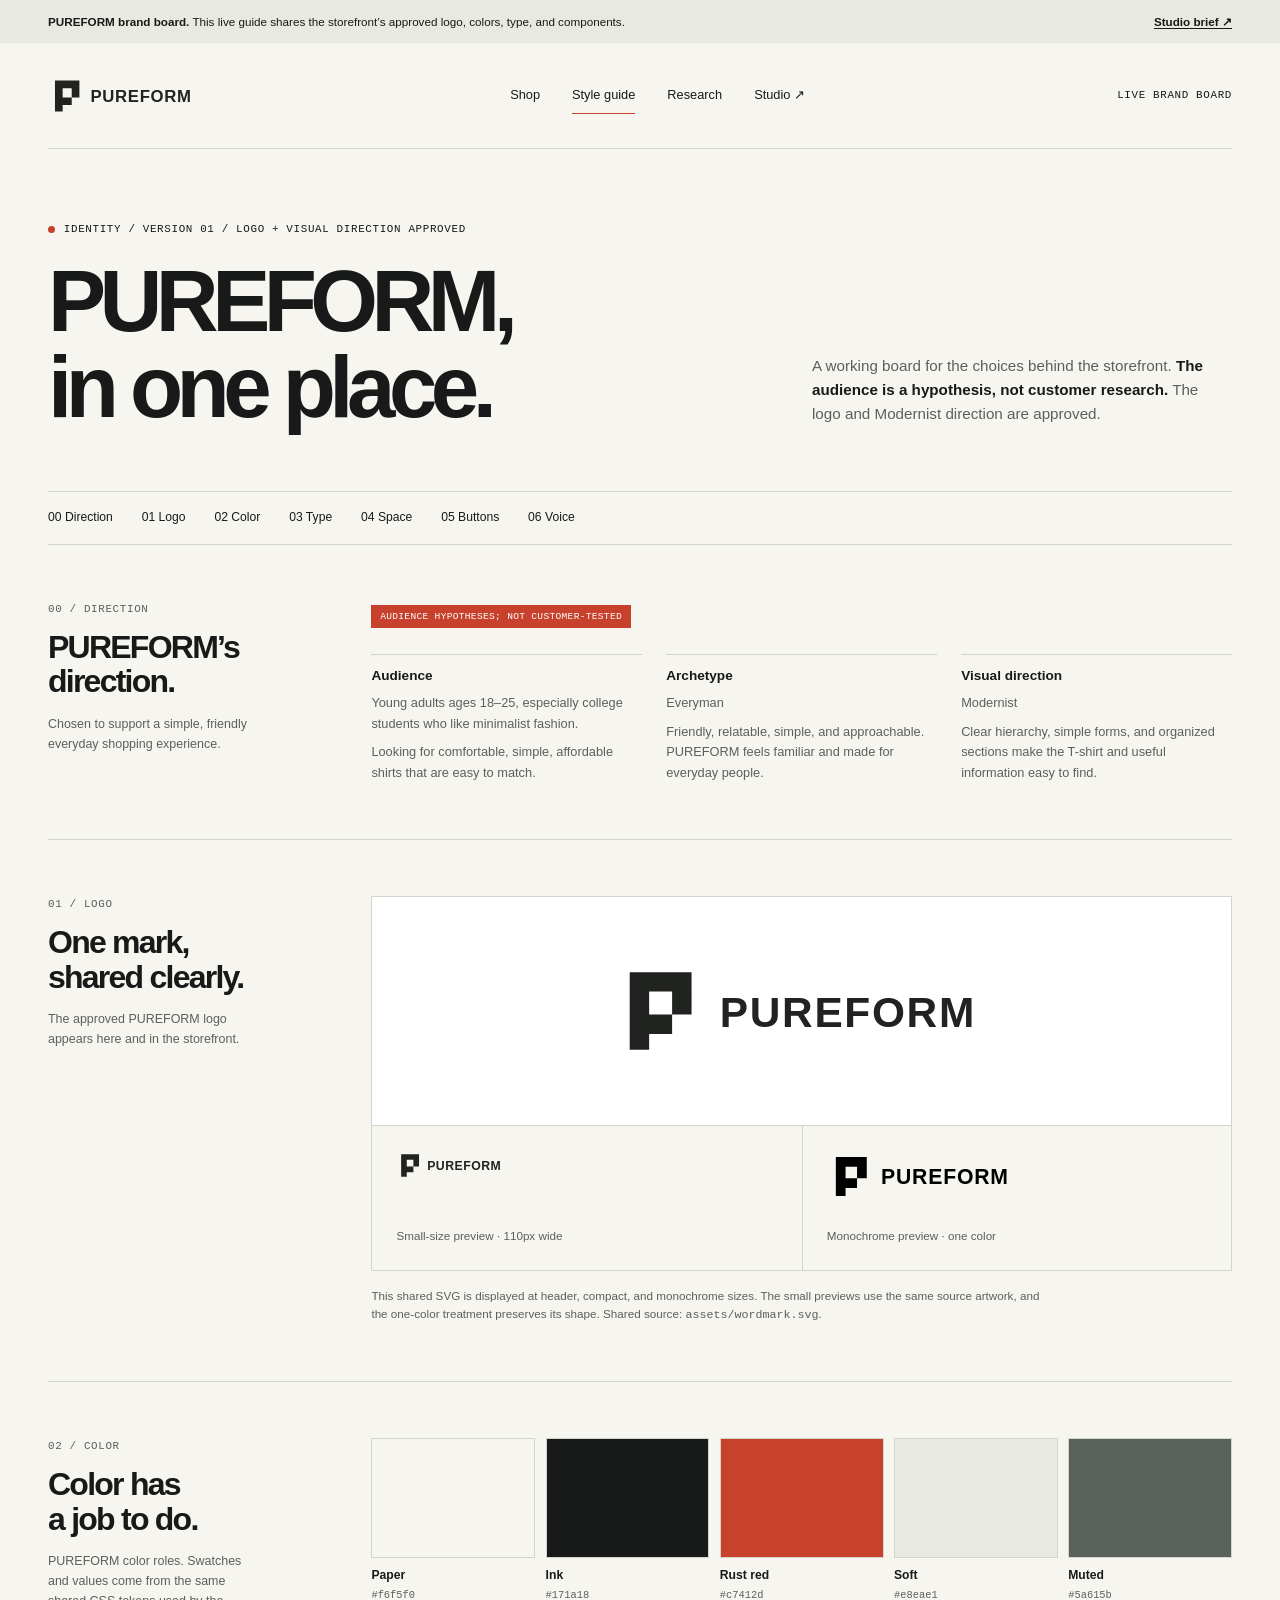
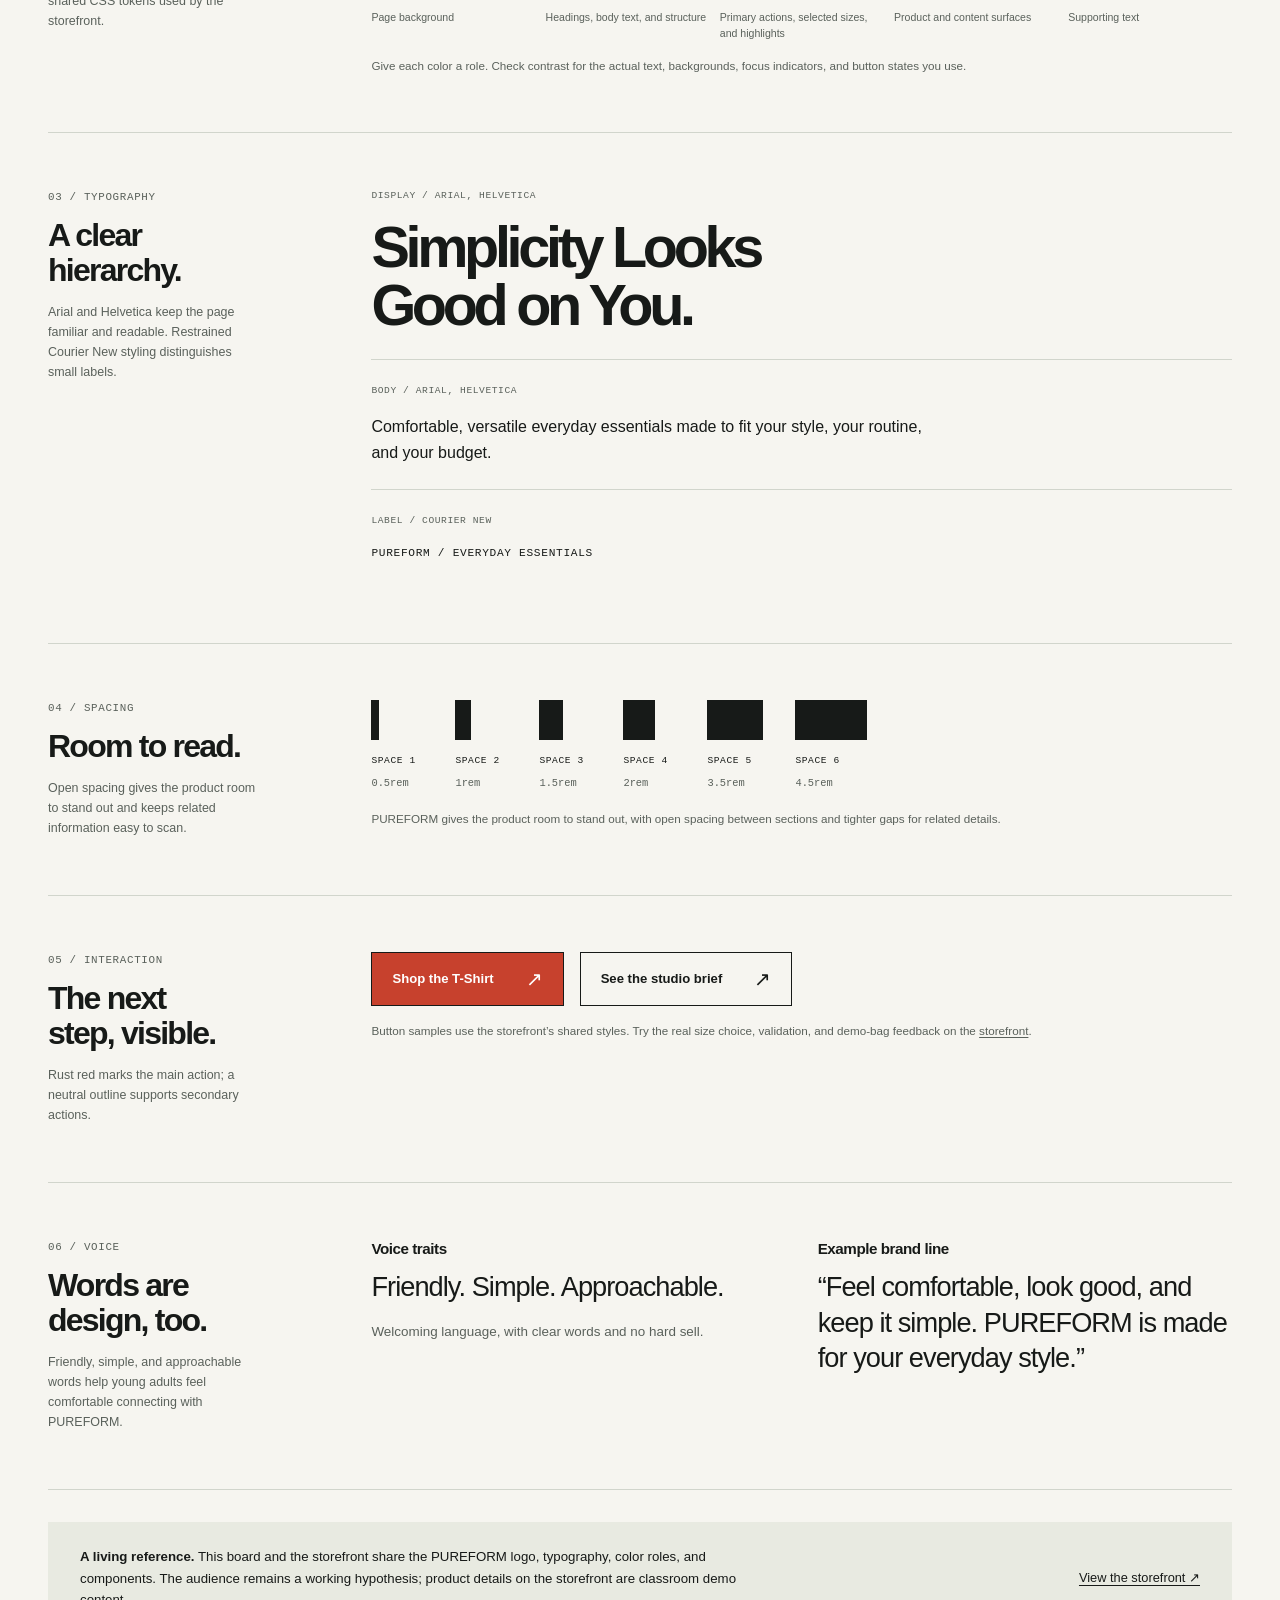
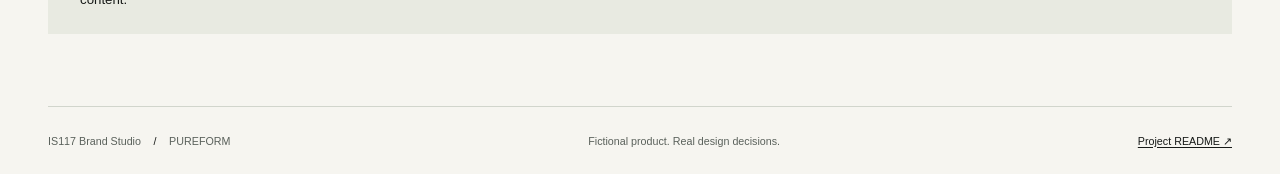
<file: public/styleguide.html>
<!doctype html>
<html lang="en">
  <head>
    <meta charset="utf-8" />
    <meta name="viewport" content="width=device-width, initial-scale=1" />
    <meta
      name="description"
      content="The live PUREFORM brand board shares assets and design tokens with the storefront."
    />
    <title>PUREFORM — live style guide</title>
    <link rel="icon" href="data:," />
    <link rel="stylesheet" href="styles.css" />
    <script src="styleguide.js" defer></script>
  </head>
  <body>
    <a class="skip-link" href="#main">Skip to content</a>
    <aside class="starter-notice" aria-label="Brand status">
      <span
        ><strong>PUREFORM brand board.</strong> This live guide shares the
        storefront’s approved logo, colors, type, and components.</span
      ><a href="studio.html">Studio brief <span aria-hidden="true">↗</span></a>
    </aside>
    <header class="site-header wrap">
      <a
        class="brand-link"
        href="index.html"
        aria-label="PUREFORM storefront home"
        ><img
          class="wordmark"
          src="assets/wordmark.svg"
          alt="PUREFORM logo with a geometric P symbol and wordmark"
          width="430"
          height="120"
      /></a>
      <nav class="main-nav" aria-label="Main navigation">
        <a class="nav-link" href="index.html">Shop</a
        ><a class="nav-link" href="styleguide.html" aria-current="page"
          >Style guide</a
        ><a class="nav-link" href="research.html">Research</a
        ><a class="nav-link" href="studio.html"
          >Studio <span aria-hidden="true">↗</span></a
        >
      </nav>
      <span class="micro-label">Live brand board</span>
    </header>
    <main id="main">
      <section class="page-hero wrap" aria-labelledby="guide-title">
        <p class="eyebrow">
          <span class="status-dot" aria-hidden="true"></span> Identity / version
          01 / Logo + visual direction approved
        </p>
        <h1 id="guide-title">PUREFORM,<br />in one place.</h1>
        <p class="hero-summary">
          A working board for the choices behind the storefront.
          <strong>The audience is a hypothesis, not customer research.</strong>
          The logo and Modernist direction are approved.
        </p>
      </section>
      <nav class="page-subnav wrap" aria-label="Style guide sections">
        <a class="section-link" href="#direction">00 Direction</a
        ><a class="section-link" href="#logo">01 Logo</a
        ><a class="section-link" href="#palette">02 Color</a
        ><a class="section-link" href="#type">03 Type</a
        ><a class="section-link" href="#spacing">04 Space</a
        ><a class="section-link" href="#buttons">05 Buttons</a
        ><a class="section-link" href="#voice">06 Voice</a>
      </nav>

      <section
        id="direction"
        class="guide-section wrap"
        aria-labelledby="direction-title"
      >
        <div class="section-heading">
          <span class="section-number">00 / Direction</span>
          <h2 id="direction-title">PUREFORM’s direction.</h2>
          <p>
            Chosen to support a simple, friendly everyday shopping experience.
          </p>
        </div>
        <div class="guide-content">
          <span class="draft-label"
            >Audience hypotheses; not customer-tested</span
          >
          <div class="decision-grid">
            <div>
              <h3>Audience</h3>
              <p>
                Young adults ages 18–25, especially college students who like
                minimalist fashion.
              </p>
              <p>
                Looking for comfortable, simple, affordable shirts that are easy
                to match.
              </p>
            </div>
            <div>
              <h3>Archetype</h3>
              <p>Everyman</p>
              <p>
                Friendly, relatable, simple, and approachable. PUREFORM feels
                familiar and made for everyday people.
              </p>
            </div>
            <div>
              <h3>Visual direction</h3>
              <p>Modernist</p>
              <p>
                Clear hierarchy, simple forms, and organized sections make the
                T-shirt and useful information easy to find.
              </p>
            </div>
          </div>
        </div>
      </section>

      <section
        id="logo"
        class="guide-section wrap"
        aria-labelledby="logo-title"
      >
        <div class="section-heading">
          <span class="section-number">01 / Logo</span>
          <h2 id="logo-title">One mark,<br />shared clearly.</h2>
          <p>The approved PUREFORM logo appears here and in the storefront.</p>
        </div>
        <div class="guide-content">
          <div class="logo-board">
            <img
              src="assets/wordmark.svg"
              alt="PUREFORM logo with a Corner-built P symbol and wordmark"
              width="430"
              height="120"
            />
          </div>
          <div class="logo-variants">
            <div class="logo-variant">
              <img
                class="logo-small"
                src="assets/wordmark.svg"
                alt="PUREFORM logo at a small size"
                width="430"
                height="120"
              />
              <p>Small-size preview · 110px wide</p>
            </div>
            <div class="logo-variant">
              <img
                class="logo-mono"
                src="assets/wordmark.svg"
                alt="PUREFORM logo in monochrome"
                width="430"
                height="120"
              />
              <p>Monochrome preview · one color</p>
            </div>
          </div>
          <p class="guide-note">
            This shared SVG is displayed at header, compact, and monochrome
            sizes. The small previews use the same source artwork, and the
            one-color treatment preserves its shape. Shared source:
            <code>assets/wordmark.svg</code>.
          </p>
        </div>
      </section>

      <section
        id="palette"
        class="guide-section wrap"
        aria-labelledby="palette-title"
      >
        <div class="section-heading">
          <span class="section-number">02 / Color</span>
          <h2 id="palette-title">Color has<br />a job to do.</h2>
          <p>
            PUREFORM color roles. Swatches and values come from the same shared
            CSS tokens used by the storefront.
          </p>
        </div>
        <div class="guide-content">
          <div class="palette-grid">
            <article class="palette-card">
              <div
                class="color-swatch"
                style="--swatch-color: var(--color-paper)"
              ></div>
              <h3>Paper</h3>
              <code data-color-token="--color-paper">CSS token</code>
              <p>Page background</p>
            </article>
            <article class="palette-card">
              <div
                class="color-swatch"
                style="--swatch-color: var(--color-ink)"
              ></div>
              <h3>Ink</h3>
              <code data-color-token="--color-ink">CSS token</code>
              <p>Headings, body text, and structure</p>
            </article>
            <article class="palette-card">
              <div
                class="color-swatch"
                style="--swatch-color: var(--color-accent)"
              ></div>
              <h3>Rust red</h3>
              <code data-color-token="--color-accent">CSS token</code>
              <p>Primary actions, selected sizes, and highlights</p>
            </article>
            <article class="palette-card">
              <div
                class="color-swatch"
                style="--swatch-color: var(--color-soft)"
              ></div>
              <h3>Soft</h3>
              <code data-color-token="--color-soft">CSS token</code>
              <p>Product and content surfaces</p>
            </article>
            <article class="palette-card">
              <div
                class="color-swatch"
                style="--swatch-color: var(--color-muted)"
              ></div>
              <h3>Muted</h3>
              <code data-color-token="--color-muted">CSS token</code>
              <p>Supporting text</p>
            </article>
          </div>
          <p class="guide-note">
            Give each color a role. Check contrast for the actual text,
            backgrounds, focus indicators, and button states you use.
          </p>
        </div>
      </section>

      <section
        id="type"
        class="guide-section wrap"
        aria-labelledby="type-title"
      >
        <div class="section-heading">
          <span class="section-number">03 / Typography</span>
          <h2 id="type-title">A clear<br />hierarchy.</h2>
          <p>
            Arial and Helvetica keep the page familiar and readable. Restrained
            Courier New styling distinguishes small labels.
          </p>
        </div>
        <div class="guide-content">
          <div class="type-specimen">
            <span class="type-label">Display / Arial, Helvetica</span>
            <p class="type-display">Simplicity Looks<br />Good on You.</p>
          </div>
          <div class="type-specimen">
            <span class="type-label">Body / Arial, Helvetica</span>
            <p class="type-body">
              Comfortable, versatile everyday essentials made to fit your style,
              your routine, and your budget.
            </p>
          </div>
          <div class="type-specimen">
            <span class="type-label">Label / Courier New</span>
            <p class="type-mono">PUREFORM / Everyday essentials</p>
          </div>
        </div>
      </section>

      <section
        id="spacing"
        class="guide-section wrap"
        aria-labelledby="spacing-title"
      >
        <div class="section-heading">
          <span class="section-number">04 / Spacing</span>
          <h2 id="spacing-title">Room to read.</h2>
          <p>
            Open spacing gives the product room to stand out and keeps related
            information easy to scan.
          </p>
        </div>
        <div class="guide-content">
          <div class="spacing-grid">
            <div class="spacing-token">
              <div
                class="spacing-bar"
                style="--token-size: var(--space-1)"
              ></div>
              <span class="token-name">Space 1</span
              ><code data-space-token="--space-1">CSS token</code>
            </div>
            <div class="spacing-token">
              <div
                class="spacing-bar"
                style="--token-size: var(--space-2)"
              ></div>
              <span class="token-name">Space 2</span
              ><code data-space-token="--space-2">CSS token</code>
            </div>
            <div class="spacing-token">
              <div
                class="spacing-bar"
                style="--token-size: var(--space-3)"
              ></div>
              <span class="token-name">Space 3</span
              ><code data-space-token="--space-3">CSS token</code>
            </div>
            <div class="spacing-token">
              <div
                class="spacing-bar"
                style="--token-size: var(--space-4)"
              ></div>
              <span class="token-name">Space 4</span
              ><code data-space-token="--space-4">CSS token</code>
            </div>
            <div class="spacing-token">
              <div
                class="spacing-bar"
                style="--token-size: var(--space-5)"
              ></div>
              <span class="token-name">Space 5</span
              ><code data-space-token="--space-5">CSS token</code>
            </div>
            <div class="spacing-token">
              <div
                class="spacing-bar"
                style="--token-size: var(--space-6)"
              ></div>
              <span class="token-name">Space 6</span
              ><code data-space-token="--space-6">CSS token</code>
            </div>
          </div>
          <p class="guide-note">
            PUREFORM gives the product room to stand out, with open spacing
            between sections and tighter gaps for related details.
          </p>
        </div>
      </section>

      <section
        id="buttons"
        class="guide-section wrap"
        aria-labelledby="buttons-title"
      >
        <div class="section-heading">
          <span class="section-number">05 / Interaction</span>
          <h2 id="buttons-title">The next<br />step, visible.</h2>
          <p>
            Rust red marks the main action; a neutral outline supports secondary
            actions.
          </p>
        </div>
        <div class="guide-content">
          <div class="button-samples">
            <span class="button button-primary"
              >Shop the T-Shirt <span aria-hidden="true">↗</span></span
            ><span class="button button-secondary"
              >See the studio brief <span aria-hidden="true">↗</span></span
            >
          </div>
          <p class="guide-note">
            Button samples use the storefront’s shared styles. Try the real size
            choice, validation, and demo-bag feedback on the
            <a href="index.html">storefront</a>.
          </p>
        </div>
      </section>

      <section
        id="voice"
        class="guide-section wrap"
        aria-labelledby="voice-title"
      >
        <div class="section-heading">
          <span class="section-number">06 / Voice</span>
          <h2 id="voice-title">Words are<br />design, too.</h2>
          <p>
            Friendly, simple, and approachable words help young adults feel
            comfortable connecting with PUREFORM.
          </p>
        </div>
        <div class="guide-content">
          <div class="voice-grid">
            <div>
              <h3>Voice traits</h3>
              <p class="voice-example">Friendly. Simple. Approachable.</p>
              <p>Welcoming language, with clear words and no hard sell.</p>
            </div>
            <div>
              <h3>Example brand line</h3>
              <p class="voice-example">
                “Feel comfortable, look good, and keep it simple. PUREFORM is
                made for your everyday style.”
              </p>
            </div>
          </div>
        </div>
      </section>

      <div class="guide-footer-note wrap">
        <p>
          <strong>A living reference.</strong> This board and the storefront
          share the PUREFORM logo, typography, color roles, and components. The
          audience remains a working hypothesis; product details on the
          storefront are classroom demo content.
        </p>
        <a href="index.html"
          >View the storefront <span aria-hidden="true">↗</span></a
        >
      </div>
    </main>
    <footer class="site-footer wrap">
      <p>
        IS117 Brand Studio <span class="footer-separator"> / </span> PUREFORM
      </p>
      <p class="footer-tagline">Fictional product. Real design decisions.</p>
      <a href="https://github.com/mfnu906-ship-it/is117-brand-studio#readme"
        >Project README <span aria-hidden="true">↗</span></a
      >
    </footer>
  </body>
</html>
</file>
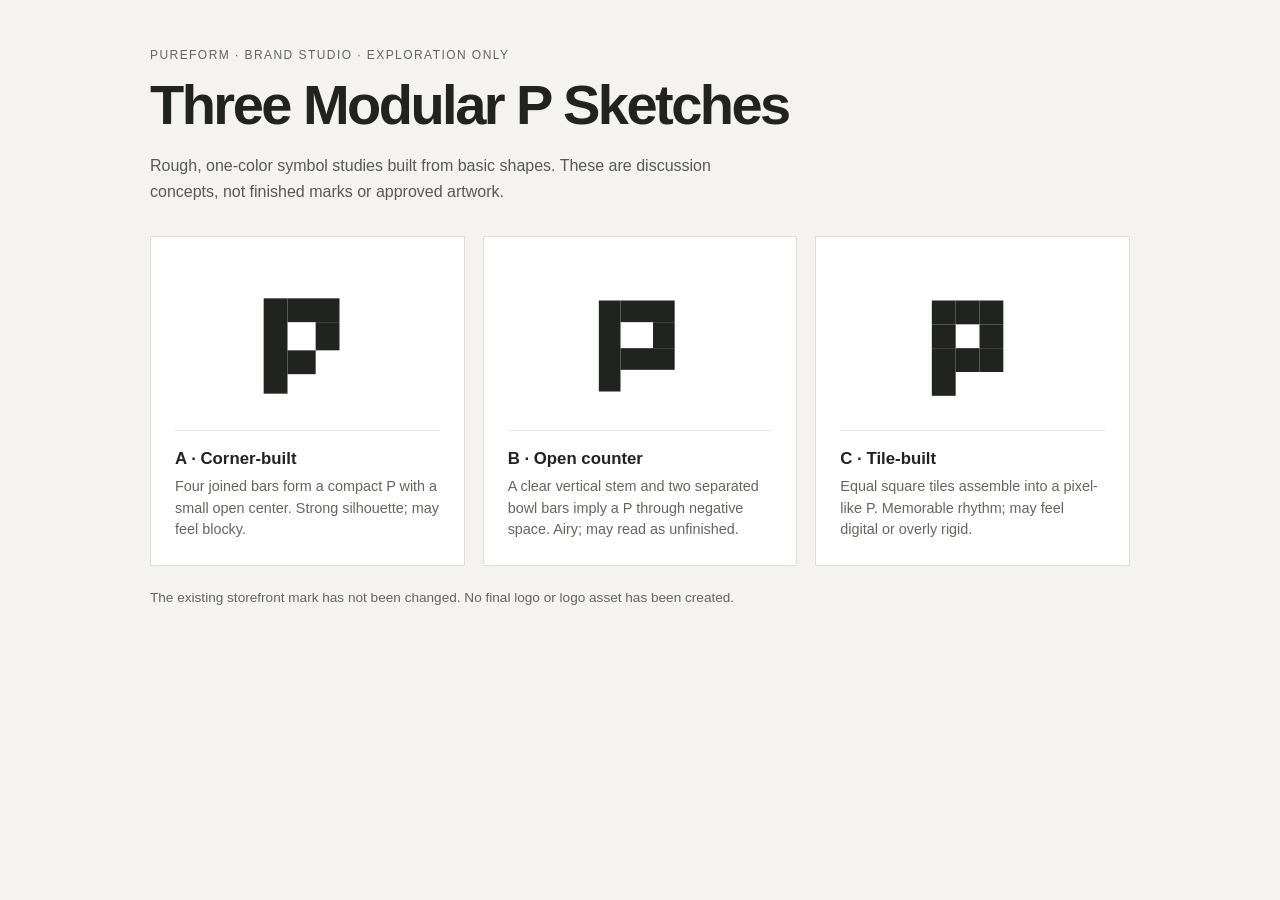
<file: public/explorations/logo-concepts.html>
<!doctype html>
<html lang="en">
  <head>
    <meta charset="utf-8" />
    <meta name="viewport" content="width=device-width, initial-scale=1" />
    <title>PUREFORM | Modular P concept sketches</title>
    <style>
      :root {
        color-scheme: light;
        font-family: Arial, Helvetica, sans-serif;
        color: #20231f;
        background: #f4f3ef;
      }
      * {
        box-sizing: border-box;
      }
      body {
        margin: 0;
        padding: 48px 22px;
      }
      main {
        width: min(980px, 100%);
        margin: auto;
      }
      .eyebrow {
        margin: 0 0 10px;
        color: #62665e;
        font-size: 0.75rem;
        letter-spacing: 0.12em;
        text-transform: uppercase;
      }
      h1 {
        margin: 0;
        font-size: clamp(2rem, 5vw, 3.5rem);
        font-weight: 600;
        letter-spacing: -0.045em;
      }
      .intro {
        max-width: 620px;
        color: #565a52;
        line-height: 1.6;
      }
      .grid {
        display: grid;
        grid-template-columns: repeat(3, 1fr);
        gap: 18px;
        margin-top: 32px;
      }
      article {
        min-height: 310px;
        padding: 24px;
        background: #fff;
        border: 1px solid #ddded8;
      }
      .mark {
        display: grid;
        min-height: 170px;
        place-items: center;
        border-bottom: 1px solid #e8e8e3;
      }
      svg {
        width: 130px;
        height: 130px;
      }
      h2 {
        margin: 18px 0 7px;
        font-size: 1.05rem;
      }
      article p {
        margin: 0;
        color: #62665e;
        font-size: 0.9rem;
        line-height: 1.5;
      }
      .note {
        margin-top: 24px;
        color: #62665e;
        font-size: 0.85rem;
      }
      @media (max-width: 680px) {
        body {
          padding: 30px 16px;
        }
        .grid {
          grid-template-columns: 1fr;
        }
        article {
          min-height: 280px;
        }
      }
    </style>
  </head>
  <body>
    <main>
      <p class="eyebrow">PUREFORM · Brand studio · Exploration only</p>
      <h1>Three Modular P Sketches</h1>
      <p class="intro">
        Rough, one-color symbol studies built from basic shapes. These are
        discussion concepts, not finished marks or approved artwork.
      </p>
      <section class="grid" aria-label="Three geometric P concepts">
        <article>
          <div class="mark">
            <svg
              viewBox="0 0 120 120"
              role="img"
              aria-label="Concept A: modular corner P"
            >
              <rect x="20" y="16" width="22" height="88" fill="#20231f" />
              <rect x="42" y="16" width="48" height="22" fill="#20231f" />
              <rect x="68" y="38" width="22" height="26" fill="#20231f" />
              <rect x="42" y="64" width="26" height="22" fill="#20231f" />
            </svg>
          </div>
          <h2>A · Corner-built</h2>
          <p>
            Four joined bars form a compact P with a small open center. Strong
            silhouette; may feel blocky.
          </p>
        </article>
        <article>
          <div class="mark">
            <svg
              viewBox="0 0 120 120"
              role="img"
              aria-label="Concept B: stacked modular P"
            >
              <rect x="22" y="18" width="20" height="84" fill="#20231f" />
              <rect x="42" y="18" width="50" height="20" fill="#20231f" />
              <rect x="72" y="38" width="20" height="24" fill="#20231f" />
              <rect x="42" y="62" width="50" height="20" fill="#20231f" />
            </svg>
          </div>
          <h2>B · Open counter</h2>
          <p>
            A clear vertical stem and two separated bowl bars imply a P through
            negative space. Airy; may read as unfinished.
          </p>
        </article>
        <article>
          <div class="mark">
            <svg
              viewBox="0 0 120 120"
              role="img"
              aria-label="Concept C: offset tile P"
            >
              <rect x="22" y="18" width="22" height="22" fill="#20231f" />
              <rect x="44" y="18" width="22" height="22" fill="#20231f" />
              <rect x="66" y="18" width="22" height="22" fill="#20231f" />
              <rect x="22" y="40" width="22" height="22" fill="#20231f" />
              <rect x="66" y="40" width="22" height="22" fill="#20231f" />
              <rect x="22" y="62" width="22" height="22" fill="#20231f" />
              <rect x="44" y="62" width="22" height="22" fill="#20231f" />
              <rect x="66" y="62" width="22" height="22" fill="#20231f" />
              <rect x="22" y="84" width="22" height="22" fill="#20231f" />
            </svg>
          </div>
          <h2>C · Tile-built</h2>
          <p>
            Equal square tiles assemble into a pixel-like P. Memorable rhythm;
            may feel digital or overly rigid.
          </p>
        </article>
      </section>
      <p class="note">
        The existing storefront mark has not been changed. No final logo or logo
        asset has been created.
      </p>
    </main>
  </body>
</html>
</file>
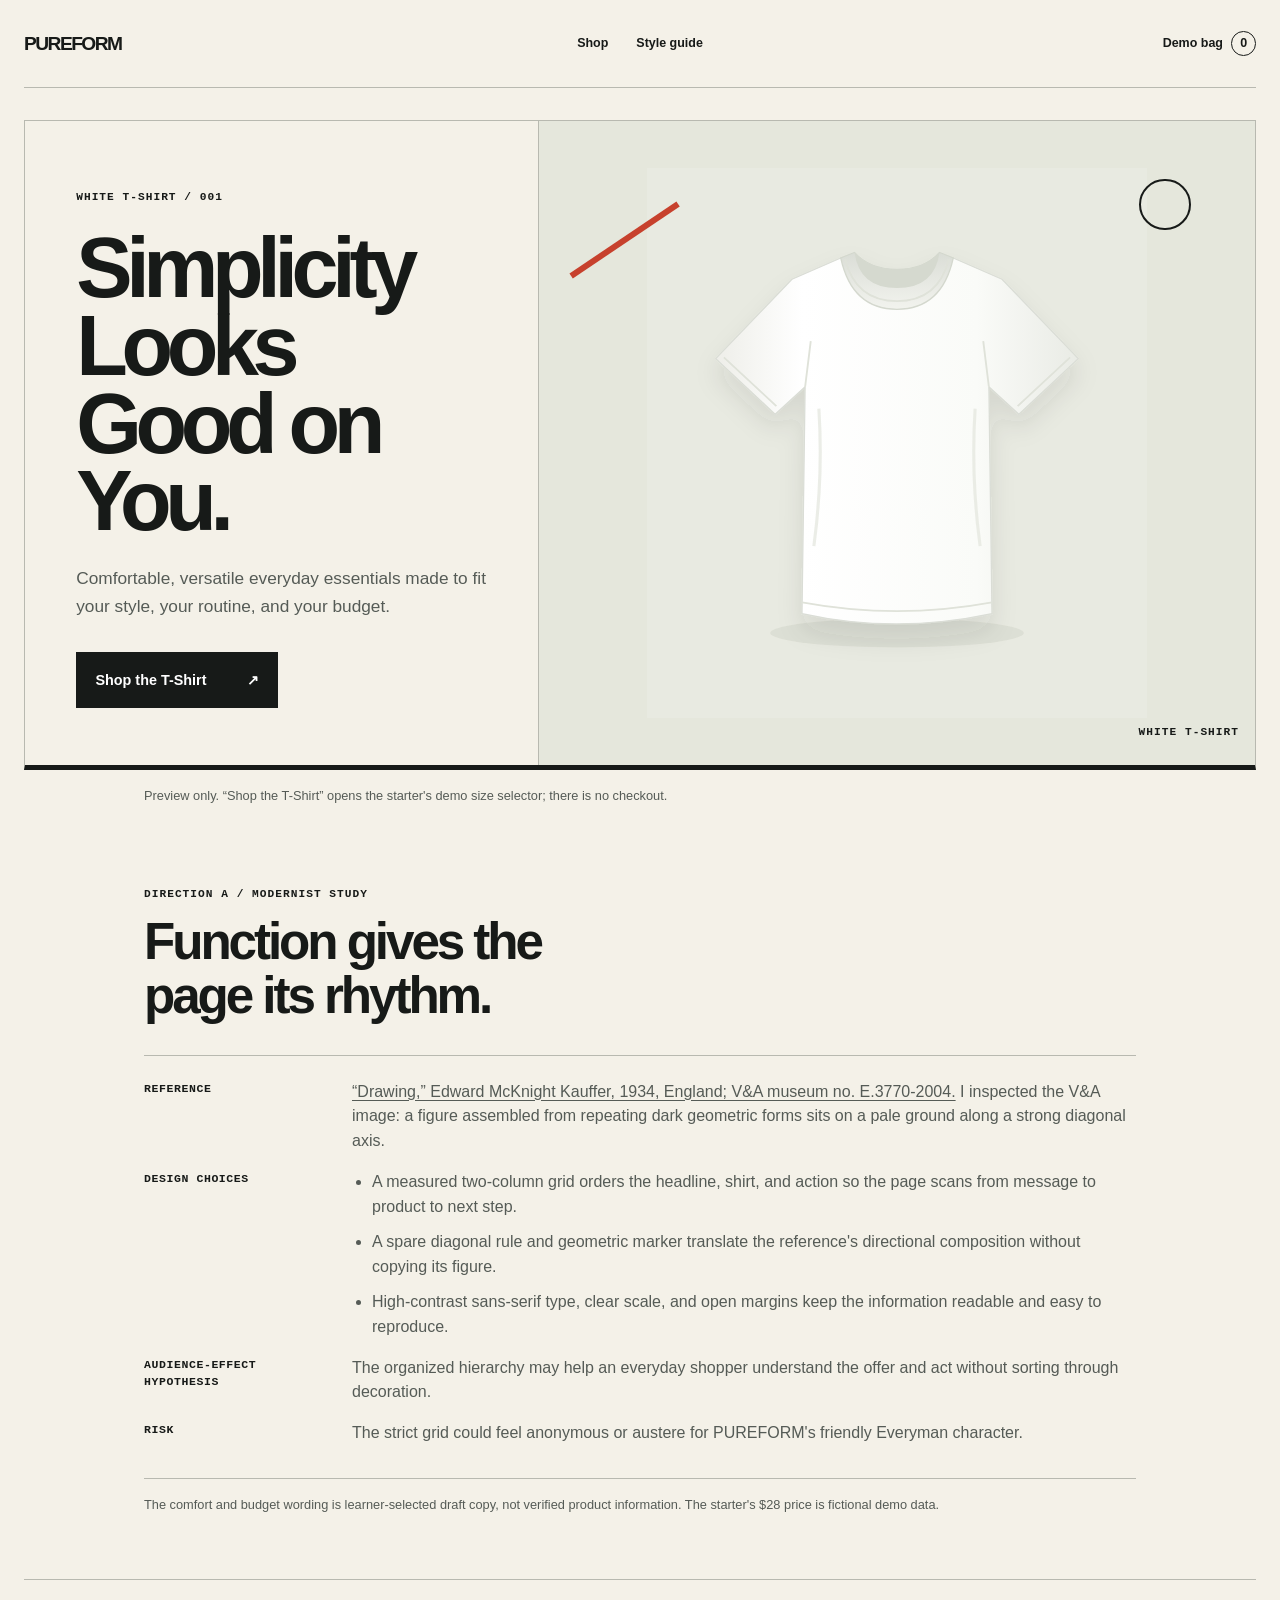
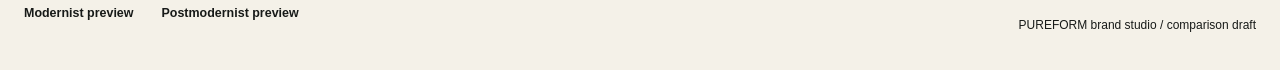
<file: public/explorations/modernist.html>
<!doctype html>
<html lang="en">
  <head>
    <meta charset="utf-8" />
    <meta name="viewport" content="width=device-width, initial-scale=1" />
    <meta name="robots" content="noindex" />
    <meta
      name="description"
      content="Modernist hero exploration for the PUREFORM brand studio."
    />
    <title>PUREFORM — Modernist hero exploration</title>
    <link rel="stylesheet" href="modernist.css" />
  </head>
  <body class="preview-modernist">
    <a class="skip-link" href="#main">Skip to preview</a>
    <div class="page-shell">
      <header class="site-header">
        <a class="wordmark" href="../index.html">PUREFORM</a>
        <nav class="site-nav" aria-label="Main navigation">
          <a href="../index.html">Shop</a>
          <a href="../styleguide.html">Style guide</a>
        </nav>
        <a class="bag-link" href="../index.html#demo-bag"
          >Demo bag <span>0</span></a
        >
      </header>

      <main id="main">
        <section class="hero" aria-labelledby="hero-title">
          <div class="hero-copy">
            <p class="eyebrow">WHITE T-SHIRT / 001</p>
            <h1 id="hero-title">Simplicity Looks Good on You.</h1>
            <p class="hero-support">
              Comfortable, versatile everyday essentials made to fit your style,
              your routine, and your budget.
            </p>
            <a class="hero-action" href="../index.html#product-form">
              Shop the T-Shirt <span aria-hidden="true">↗</span>
            </a>
          </div>

          <div class="hero-product">
            <span class="geometry geometry-disc" aria-hidden="true"></span>
            <span class="geometry geometry-rule" aria-hidden="true"></span>
            <img
              class="shirt-image"
              src="../assets/white-shirt.svg"
              alt="Plain white, unbranded T-shirt"
              width="800"
              height="880"
            />
            <p class="product-label">WHITE T-SHIRT</p>
          </div>
        </section>

        <p class="preview-note">
          Preview only. “Shop the T-Shirt” opens the starter's demo size
          selector; there is no checkout.
        </p>

        <section class="direction-notes" aria-labelledby="notes-title">
          <p class="eyebrow">Direction A / Modernist study</p>
          <h2 id="notes-title">Function gives the page its rhythm.</h2>
          <dl class="notes-grid">
            <dt>Reference</dt>
            <dd>
              <a href="https://www.vam.ac.uk/articles/what-was-modernism"
                >“Drawing,” Edward McKnight Kauffer, 1934, England; V&amp;A
                museum no. E.3770-2004.</a
              >
              I inspected the V&amp;A image: a figure assembled from repeating
              dark geometric forms sits on a pale ground along a strong diagonal
              axis.
            </dd>
            <dt>Design choices</dt>
            <dd>
              <ul>
                <li>
                  A measured two-column grid orders the headline, shirt, and
                  action so the page scans from message to product to next step.
                </li>
                <li>
                  A spare diagonal rule and geometric marker translate the
                  reference's directional composition without copying its
                  figure.
                </li>
                <li>
                  High-contrast sans-serif type, clear scale, and open margins
                  keep the information readable and easy to reproduce.
                </li>
              </ul>
            </dd>
            <dt>Audience-effect hypothesis</dt>
            <dd>
              The organized hierarchy may help an everyday shopper understand
              the offer and act without sorting through decoration.
            </dd>
            <dt>Risk</dt>
            <dd>
              The strict grid could feel anonymous or austere for PUREFORM's
              friendly Everyman character.
            </dd>
          </dl>
        </section>

        <aside class="claim-note" aria-label="Draft copy and demo limits">
          The comfort and budget wording is learner-selected draft copy, not
          verified product information. The starter's $28 price is fictional
          demo data.
        </aside>
      </main>

      <footer class="site-footer">
        <nav aria-label="Hero preview directions">
          <a href="modernist.html" aria-current="page">Modernist preview</a>
          <a href="postmodernist.html">Postmodernist preview</a>
        </nav>
        <p>PUREFORM brand studio / comparison draft</p>
      </footer>
    </div>
  </body>
</html>
</file>
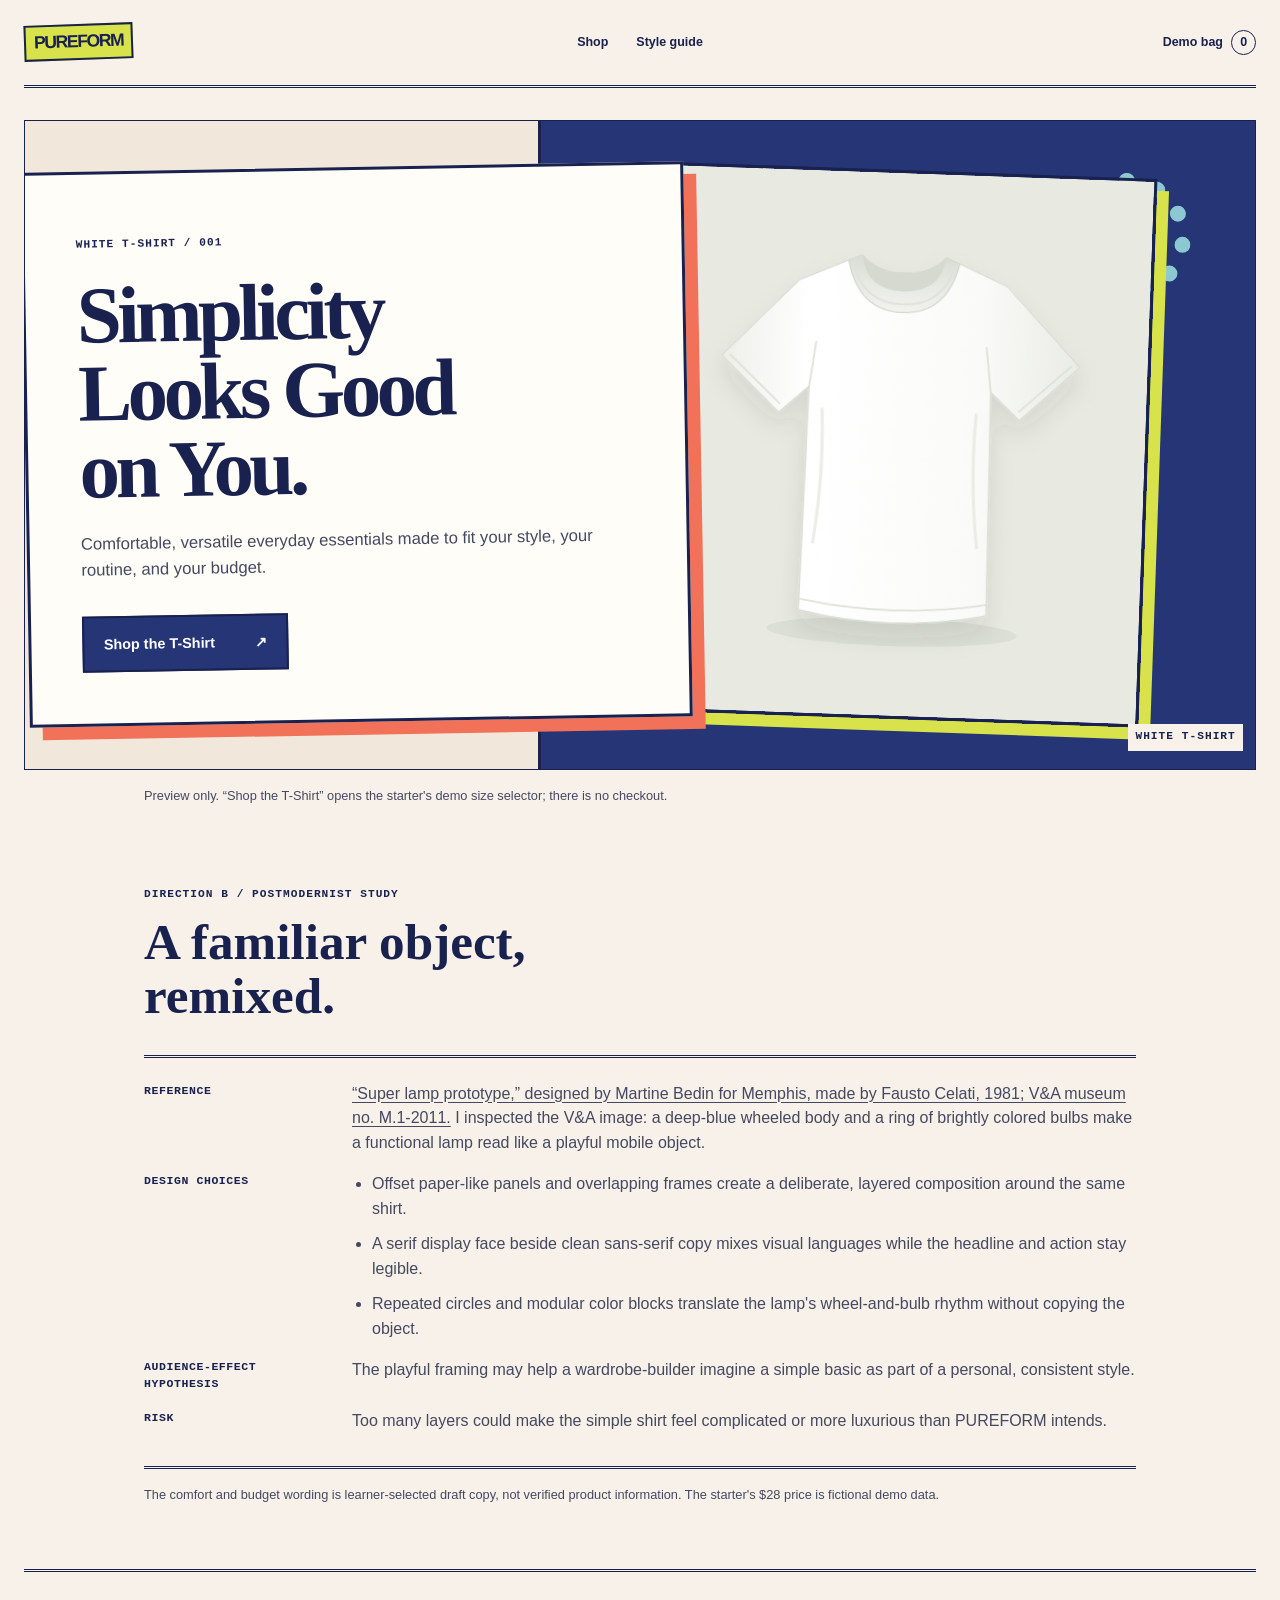
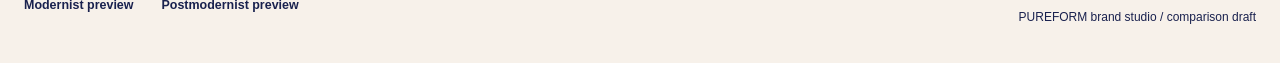
<file: public/explorations/postmodernist.html>
<!doctype html>
<html lang="en">
  <head>
    <meta charset="utf-8" />
    <meta name="viewport" content="width=device-width, initial-scale=1" />
    <meta name="robots" content="noindex" />
    <meta
      name="description"
      content="Postmodernist hero exploration for the PUREFORM brand studio."
    />
    <title>PUREFORM — Postmodernist hero exploration</title>
    <link rel="stylesheet" href="postmodernist.css" />
  </head>
  <body class="preview-postmodernist">
    <a class="skip-link" href="#main">Skip to preview</a>
    <div class="page-shell">
      <header class="site-header">
        <a class="wordmark" href="../index.html">PUREFORM</a>
        <nav class="site-nav" aria-label="Main navigation">
          <a href="../index.html">Shop</a>
          <a href="../styleguide.html">Style guide</a>
        </nav>
        <a class="bag-link" href="../index.html#demo-bag"
          >Demo bag <span>0</span></a
        >
      </header>

      <main id="main">
        <section class="hero" aria-labelledby="hero-title">
          <div class="hero-copy">
            <p class="eyebrow">WHITE T-SHIRT / 001</p>
            <h1 id="hero-title">Simplicity Looks Good on You.</h1>
            <p class="hero-support">
              Comfortable, versatile everyday essentials made to fit your style,
              your routine, and your budget.
            </p>
            <a class="hero-action" href="../index.html#product-form">
              Shop the T-Shirt <span aria-hidden="true">↗</span>
            </a>
          </div>

          <div class="hero-product">
            <span class="shape shape-orbit" aria-hidden="true"></span>
            <span class="shape shape-dot" aria-hidden="true"></span>
            <span class="shape shape-square" aria-hidden="true"></span>
            <img
              class="shirt-image"
              src="../assets/white-shirt.svg"
              alt="Plain white, unbranded T-shirt"
              width="800"
              height="880"
            />
            <p class="product-label">WHITE T-SHIRT</p>
          </div>
        </section>

        <p class="preview-note">
          Preview only. “Shop the T-Shirt” opens the starter's demo size
          selector; there is no checkout.
        </p>

        <section class="direction-notes" aria-labelledby="notes-title">
          <p class="eyebrow">Direction B / Postmodernist study</p>
          <h2 id="notes-title">A familiar object, remixed.</h2>
          <dl class="notes-grid">
            <dt>Reference</dt>
            <dd>
              <a href="https://www.vam.ac.uk/articles/what-is-postmodernism"
                >“Super lamp prototype,” designed by Martine Bedin for Memphis,
                made by Fausto Celati, 1981; V&amp;A museum no. M.1-2011.</a
              >
              I inspected the V&amp;A image: a deep-blue wheeled body and a ring
              of brightly colored bulbs make a functional lamp read like a
              playful mobile object.
            </dd>
            <dt>Design choices</dt>
            <dd>
              <ul>
                <li>
                  Offset paper-like panels and overlapping frames create a
                  deliberate, layered composition around the same shirt.
                </li>
                <li>
                  A serif display face beside clean sans-serif copy mixes visual
                  languages while the headline and action stay legible.
                </li>
                <li>
                  Repeated circles and modular color blocks translate the lamp's
                  wheel-and-bulb rhythm without copying the object.
                </li>
              </ul>
            </dd>
            <dt>Audience-effect hypothesis</dt>
            <dd>
              The playful framing may help a wardrobe-builder imagine a simple
              basic as part of a personal, consistent style.
            </dd>
            <dt>Risk</dt>
            <dd>
              Too many layers could make the simple shirt feel complicated or
              more luxurious than PUREFORM intends.
            </dd>
          </dl>
        </section>

        <aside class="claim-note" aria-label="Draft copy and demo limits">
          The comfort and budget wording is learner-selected draft copy, not
          verified product information. The starter's $28 price is fictional
          demo data.
        </aside>
      </main>

      <footer class="site-footer">
        <nav aria-label="Hero preview directions">
          <a href="modernist.html">Modernist preview</a>
          <a href="postmodernist.html" aria-current="page"
            >Postmodernist preview</a
          >
        </nav>
        <p>PUREFORM brand studio / comparison draft</p>
      </footer>
    </div>
  </body>
</html>
</file>
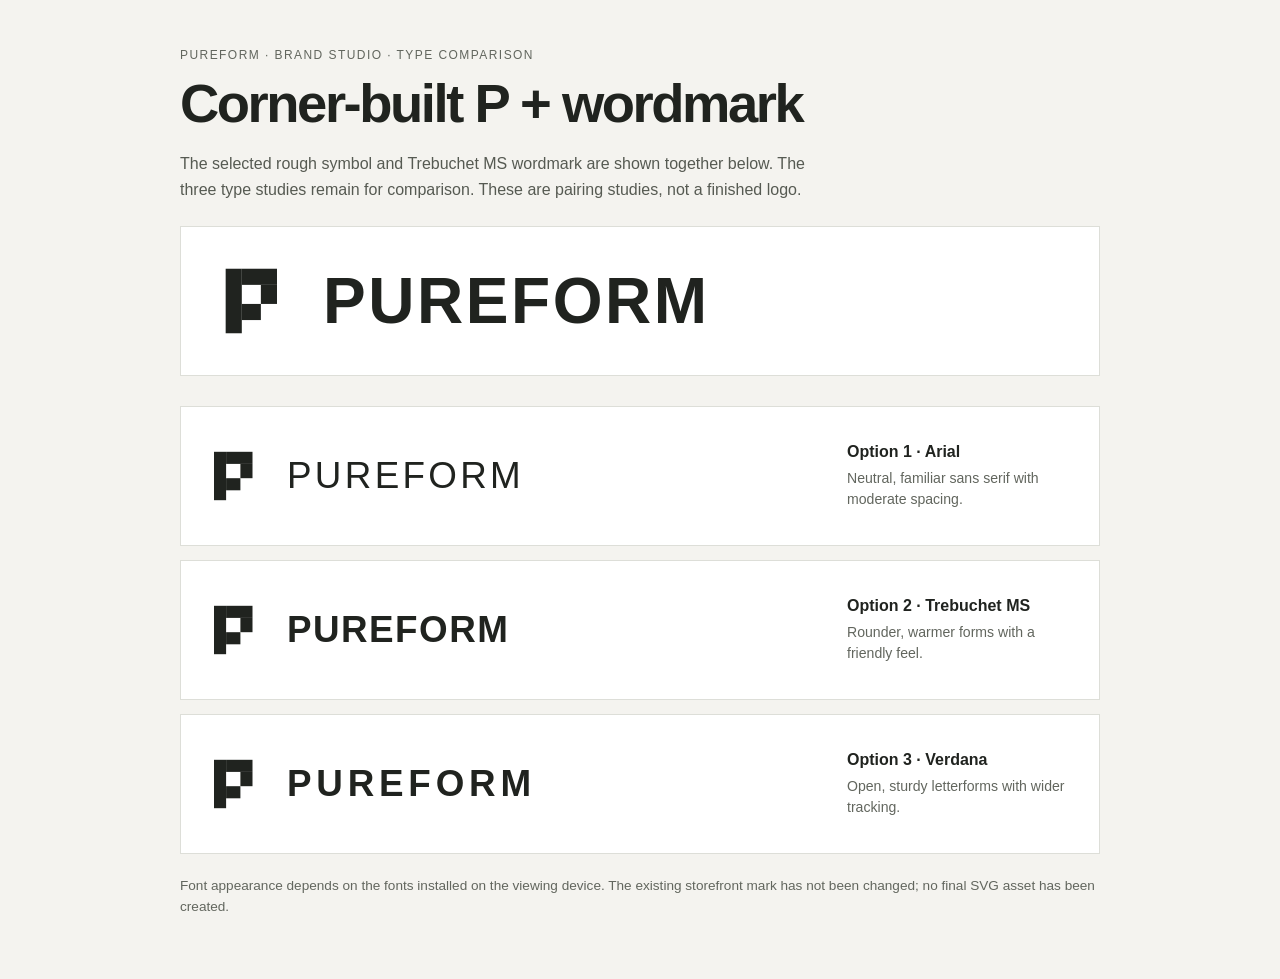
<file: public/explorations/wordmark-type-options.html>
<!doctype html>
<html lang="en">
  <head>
    <meta charset="utf-8" />
    <meta name="viewport" content="width=device-width, initial-scale=1" />
    <title>PUREFORM | Wordmark type options</title>
    <style>
      :root {
        color-scheme: light;
        font-family: Arial, Helvetica, sans-serif;
        color: #20231f;
        background: #f4f3ef;
      }
      * {
        box-sizing: border-box;
      }
      body {
        margin: 0;
        padding: 48px 22px;
      }
      main {
        width: min(920px, 100%);
        margin: auto;
      }
      .eyebrow {
        margin: 0 0 10px;
        color: #62665e;
        font-size: 0.75rem;
        letter-spacing: 0.12em;
        text-transform: uppercase;
      }
      h1 {
        margin: 0;
        font-size: clamp(2rem, 5vw, 3.4rem);
        font-weight: 600;
        letter-spacing: -0.045em;
      }
      .intro {
        max-width: 640px;
        color: #565a52;
        line-height: 1.6;
      }
      .options {
        display: grid;
        gap: 14px;
        margin-top: 30px;
      }
      .selected-lockup {
        display: flex;
        align-items: center;
        gap: 24px;
        margin-top: 24px;
        padding: 30px;
        background: #fff;
        border: 1px solid #ddded8;
      }
      .selected-mark {
        width: 88px;
        height: 88px;
        flex: 0 0 88px;
      }
      .selected-word {
        font-family: "Trebuchet MS", Arial, sans-serif;
        font-size: clamp(2rem, 7vw, 4rem);
        font-weight: 600;
        letter-spacing: 0.04em;
        line-height: 1;
        white-space: nowrap;
      }
      article {
        display: grid;
        grid-template-columns: 1fr 230px;
        gap: 20px;
        align-items: center;
        padding: 22px;
        background: #fff;
        border: 1px solid #ddded8;
      }
      .lockup {
        display: flex;
        align-items: center;
        gap: 18px;
        min-height: 94px;
      }
      .mark {
        width: 66px;
        height: 66px;
        flex: 0 0 66px;
      }
      .word {
        color: #20231f;
        font-size: clamp(1.45rem, 4vw, 2.3rem);
        line-height: 1;
        white-space: nowrap;
      }
      .one {
        font-family: Arial, Helvetica, sans-serif;
        font-weight: 500;
        letter-spacing: 0.09em;
      }
      .two {
        font-family: "Trebuchet MS", Arial, sans-serif;
        font-weight: 600;
        letter-spacing: 0.04em;
      }
      .three {
        font-family: Verdana, Geneva, sans-serif;
        font-weight: 700;
        letter-spacing: 0.13em;
      }
      h2 {
        margin: 0 0 7px;
        font-size: 1rem;
      }
      article p {
        margin: 0;
        color: #62665e;
        font-size: 0.88rem;
        line-height: 1.5;
      }
      .note {
        margin-top: 22px;
        color: #62665e;
        font-size: 0.85rem;
        line-height: 1.5;
      }
      @media (max-width: 680px) {
        body {
          padding: 30px 16px;
        }
        article {
          grid-template-columns: 1fr;
          gap: 4px;
        }
        .lockup {
          min-height: 76px;
          gap: 13px;
        }
        .mark {
          width: 54px;
          height: 54px;
          flex-basis: 54px;
        }
        .selected-lockup {
          gap: 14px;
          padding: 20px 14px;
        }
        .selected-mark {
          width: 58px;
          height: 58px;
          flex-basis: 58px;
        }
      }
    </style>
  </head>
  <body>
    <main>
      <p class="eyebrow">PUREFORM · Brand studio · Type comparison</p>
      <h1>Corner-built P + wordmark</h1>
      <p class="intro">
        The selected rough symbol and Trebuchet MS wordmark are shown together
        below. The three type studies remain for comparison. These are pairing
        studies, not a finished logo.
      </p>
      <section
        class="selected-lockup"
        aria-label="Selected mockup: Corner-built P with Trebuchet MS wordmark"
      >
        <svg
          class="selected-mark"
          viewBox="0 0 120 120"
          role="img"
          aria-label="Corner-built modular P sketch"
        >
          <rect x="20" y="16" width="22" height="88" fill="#20231f" />
          <rect x="42" y="16" width="48" height="22" fill="#20231f" />
          <rect x="68" y="38" width="22" height="26" fill="#20231f" />
          <rect x="42" y="64" width="26" height="22" fill="#20231f" />
        </svg>
        <span class="selected-word">PUREFORM</span>
      </section>
      <section class="options" aria-label="PUREFORM wordmark font options">
        <article>
          <div class="lockup">
            <svg
              class="mark"
              viewBox="0 0 120 120"
              role="img"
              aria-label="Corner-built modular P sketch"
            >
              <rect x="20" y="16" width="22" height="88" fill="#20231f" />
              <rect x="42" y="16" width="48" height="22" fill="#20231f" />
              <rect x="68" y="38" width="22" height="26" fill="#20231f" />
              <rect x="42" y="64" width="26" height="22" fill="#20231f" />
            </svg>
            <span class="word one">PUREFORM</span>
          </div>
          <div>
            <h2>Option 1 · Arial</h2>
            <p>Neutral, familiar sans serif with moderate spacing.</p>
          </div>
        </article>
        <article>
          <div class="lockup">
            <svg
              class="mark"
              viewBox="0 0 120 120"
              role="img"
              aria-label="Corner-built modular P sketch"
            >
              <rect x="20" y="16" width="22" height="88" fill="#20231f" />
              <rect x="42" y="16" width="48" height="22" fill="#20231f" />
              <rect x="68" y="38" width="22" height="26" fill="#20231f" />
              <rect x="42" y="64" width="26" height="22" fill="#20231f" />
            </svg>
            <span class="word two">PUREFORM</span>
          </div>
          <div>
            <h2>Option 2 · Trebuchet MS</h2>
            <p>Rounder, warmer forms with a friendly feel.</p>
          </div>
        </article>
        <article>
          <div class="lockup">
            <svg
              class="mark"
              viewBox="0 0 120 120"
              role="img"
              aria-label="Corner-built modular P sketch"
            >
              <rect x="20" y="16" width="22" height="88" fill="#20231f" />
              <rect x="42" y="16" width="48" height="22" fill="#20231f" />
              <rect x="68" y="38" width="22" height="26" fill="#20231f" />
              <rect x="42" y="64" width="26" height="22" fill="#20231f" />
            </svg>
            <span class="word three">PUREFORM</span>
          </div>
          <div>
            <h2>Option 3 · Verdana</h2>
            <p>Open, sturdy letterforms with wider tracking.</p>
          </div>
        </article>
      </section>
      <p class="note">
        Font appearance depends on the fonts installed on the viewing device.
        The existing storefront mark has not been changed; no final SVG asset
        has been created.
      </p>
    </main>
  </body>
</html>
</file>
<file: public/styles.css>
/* Shared brand tokens. Change these after you agree on your brand direction.
   Both the storefront and the live style guide use this file. */
:root {
  --color-paper: #f6f5f0;
  --color-ink: #171a18;
  --color-muted: #5a615b;
  --color-line: #d1d5cc;
  --color-accent: #c7412d;
  --color-soft: #e8eae1;
  --color-white: #fff;
  --color-danger: #992e28;
  --font-body: arial, helvetica, sans-serif;
  --font-display: arial, helvetica, sans-serif;
  --font-mono: "Courier New", courier, monospace;
  --space-1: 0.5rem;
  --space-2: 1rem;
  --space-3: 1.5rem;
  --space-4: 2rem;
  --space-5: 3.5rem;
  --space-6: 4.5rem;
  --page-width: 1440px;
}

* {
  box-sizing: border-box;
}

html {
  scroll-behavior: smooth;
  scroll-padding-top: 1.5rem;
}

body {
  margin: 0;
  background: var(--color-paper);
  color: var(--color-ink);
  font-family: var(--font-body);
  line-height: 1.6;
  -webkit-font-smoothing: antialiased;
}

img,
svg {
  display: block;
  max-width: 100%;
}

button,
a,
input {
  -webkit-tap-highlight-color: transparent;
}

a {
  color: inherit;
  text-underline-offset: 0.2em;
  text-decoration-thickness: 1px;
}

a:hover {
  text-decoration-thickness: 2px;
}

button,
input {
  font: inherit;
}

button {
  cursor: pointer;
}

button:disabled {
  cursor: default;
}

:focus-visible {
  outline: 3px solid var(--color-accent);
  outline-offset: 5px;
}

[hidden] {
  display: none !important;
}

::selection {
  background: var(--color-accent);
  color: var(--color-white);
}

h1,
h2,
h3,
p {
  margin: 0;
}

h1,
h2,
h3 {
  font-family: var(--font-display);
  font-weight: 550;
}

h1 {
  font-size: clamp(3.4rem, 6.25vw, 6.6rem);
  line-height: 0.99;
  letter-spacing: -0.075em;
}

h2 {
  font-size: clamp(2rem, 3.6vw, 3.75rem);
  line-height: 1.08;
  letter-spacing: -0.055em;
}

h3 {
  font-size: 1.3rem;
  line-height: 1.3;
  letter-spacing: -0.03em;
}

p + p {
  margin-top: var(--space-2);
}

.wrap {
  width: min(calc(100% - 6rem), var(--page-width));
  margin-inline: auto;
}

.muted {
  color: var(--color-muted);
}

.eyebrow,
.micro-label,
.visual-label,
.image-caption,
.section-number,
.type-label,
.token-name {
  font-family: var(--font-mono);
  font-size: 0.68rem;
  font-weight: 500;
  line-height: 1.5;
  letter-spacing: 0.06em;
  text-transform: uppercase;
}

.eyebrow {
  display: flex;
  align-items: center;
  gap: 0.55rem;
}

.status-dot {
  width: 7px;
  height: 7px;
  display: inline-block;
  background: var(--color-accent);
  border-radius: 50%;
}

.skip-link {
  position: fixed;
  top: 8px;
  left: 8px;
  z-index: 10;
  transform: translateY(-180%);
  padding: 0.75rem 1rem;
  background: var(--color-ink);
  color: var(--color-white);
}

.skip-link:focus {
  transform: translateY(0);
}

.starter-notice {
  display: flex;
  justify-content: space-between;
  align-items: center;
  gap: 1.5rem;
  padding: 0.8rem 3rem;
  background: var(--color-soft);
  font-size: 0.73rem;
  line-height: 1.5;
}

.starter-notice a {
  flex-shrink: 0;
  font-weight: 650;
}

.site-header {
  min-height: 106px;
  display: flex;
  align-items: center;
  gap: 3rem;
  border-bottom: 1px solid var(--color-line);
}

.brand-link {
  display: inline-block;
  flex-shrink: 0;
}

.wordmark {
  width: 150px;
  height: auto;
}

.main-nav {
  display: flex;
  justify-content: center;
  align-items: center;
  gap: 2rem;
  margin-inline: auto;
}

.nav-link,
.bag-link {
  text-decoration: none;
  font-size: 0.8rem;
}

.nav-link {
  padding-block: 0.5rem;
  border-bottom: 1px solid transparent;
}

.nav-link:hover,
.nav-link[aria-current="page"] {
  border-color: var(--color-accent);
}

.bag-link {
  display: flex;
  align-items: center;
  gap: 0.65rem;
  white-space: nowrap;
}

.bag-count {
  display: grid;
  place-items: center;
  min-width: 1.7rem;
  height: 1.7rem;
  border: 1px solid var(--color-ink);
  border-radius: 50%;
  font-size: 0.7rem;
}

.storefront-hero {
  display: grid;
  grid-template-columns: minmax(0, 1.1fr) minmax(16rem, 0.9fr);
  align-items: end;
  gap: 2.5rem;
  padding-block: 3.5rem;
  border-bottom: 1px solid var(--color-line);
}

.storefront-hero-copy h1 {
  max-width: 12ch;
  margin-top: 1.1rem;
  font-size: clamp(3.7rem, 6.3vw, 6.4rem);
}

.storefront-hero .hero-support {
  max-width: 34rem;
  padding-bottom: 0.3rem;
  color: var(--color-muted);
  font-size: clamp(1rem, 1.35vw, 1.2rem);
  line-height: 1.65;
}

.hero-action {
  margin-top: 1.7rem;
}

.product-section {
  display: grid;
  grid-template-columns: minmax(0, 1.2fr) minmax(0, 0.9fr);
  gap: clamp(3rem, 7vw, 8rem);
  padding-block: var(--space-6) var(--space-5);
  align-items: start;
}

.product-visual {
  position: relative;
  background: var(--color-soft);
}

.visual-label {
  position: absolute;
  z-index: 1;
  inset: 1.3rem 1.4rem auto;
  display: flex;
  justify-content: space-between;
  gap: 1rem;
  font-size: 0.6rem;
}

.shirt-image {
  width: 100%;
  height: auto;
  aspect-ratio: 800 / 880;
  object-fit: contain;
}

.image-caption {
  display: flex;
  align-items: center;
  justify-content: space-between;
  gap: 1rem;
  padding: 1.2rem 1.4rem;
  border-top: 1px solid var(--color-line);
  font-size: 0.59rem;
}

.image-caption > :last-child {
  font-family: var(--font-body);
  font-size: 1.5rem;
  line-height: 1;
}

.product-information {
  max-width: 530px;
  padding-block: var(--space-3);
}

.product-information h2 {
  margin-top: var(--space-3);
  font-size: clamp(3.1rem, 5.3vw, 5.6rem);
}

.product-intro {
  font-size: 1.2rem;
  line-height: 1.5;
  margin-top: var(--space-3);
  letter-spacing: -0.025em;
}

.product-description {
  margin-top: 0.6rem;
  font-size: 0.88rem;
  max-width: 430px;
}

.styling-tip {
  max-width: 430px;
  margin-top: 1.15rem;
  padding: 0.75rem 1rem;
  border-left: 3px solid var(--color-accent);
  background: var(--color-soft);
}

.styling-tip-label {
  color: var(--color-muted);
  font-family: var(--font-mono);
  font-size: 0.62rem;
  letter-spacing: 0.06em;
  text-transform: uppercase;
}

.styling-tip-copy {
  margin-top: 0.25rem;
  font-size: 0.82rem;
}

.style-goal {
  max-width: 430px;
  margin-top: 1.15rem;
}

.style-goal-options {
  display: grid;
  gap: 0.5rem;
  margin-top: 0.65rem;
}

.style-goal-option {
  position: relative;
  cursor: pointer;
}

.style-goal-option input {
  position: absolute;
  width: 100%;
  height: 100%;
  margin: 0;
  opacity: 0;
  cursor: pointer;
}

.style-goal-option span {
  display: block;
  padding: 0.65rem 0.8rem;
  border: 1px solid var(--color-line);
  background: var(--color-paper);
  font-size: 0.78rem;
  transition:
    border-color 150ms ease,
    background-color 150ms ease;
}

.style-goal-suggestion {
  margin-top: 0.7rem;
  padding-left: 0.8rem;
  border-left: 2px solid var(--color-accent);
  font-size: 0.8rem;
}

.price-row {
  display: flex;
  align-items: center;
  justify-content: space-between;
  gap: 1rem;
  margin-block: var(--space-4) var(--space-3);
  padding-bottom: 1.2rem;
  border-bottom: 1px solid var(--color-line);
}

.price {
  font-size: 1.65rem;
  letter-spacing: -0.04em;
  font-weight: 600;
}

.price span {
  font-family: var(--font-mono);
  font-size: 0.65rem;
  font-weight: 400;
  letter-spacing: 0;
  margin-left: 0.25rem;
}

.price-row .micro-label {
  color: var(--color-muted);
  font-size: 0.6rem;
}

fieldset {
  padding: 0;
  margin: 0;
  border: 0;
  min-width: 0;
}

legend {
  padding: 0;
  font-size: 0.84rem;
  font-weight: 650;
}

.field-help {
  margin-top: 0.3rem;
  color: var(--color-muted);
  font-size: 0.74rem;
}

.size-options {
  display: grid;
  grid-template-columns: repeat(4, 1fr);
  gap: 0.6rem;
  margin-top: 1rem;
}

.size-option {
  position: relative;
  cursor: pointer;
}

.size-option input {
  position: absolute;
  opacity: 0;
  width: 100%;
  height: 100%;
  margin: 0;
  cursor: pointer;
}

.size-option span {
  display: grid;
  place-items: center;
  min-height: 3.2rem;
  border: 1px solid var(--color-line);
  background: var(--color-paper);
  font-size: 0.83rem;
  transition:
    background 150ms ease,
    border-color 150ms ease;
}

.size-option input:checked + span {
  background: var(--color-accent);
  border-color: var(--color-accent);
  color: var(--color-white);
}

.size-option input:hover + span {
  border-color: var(--color-accent);
}

.size-option input:focus-visible + span {
  outline: 3px solid var(--color-accent);
  outline-offset: 4px;
}

.size-option input:focus-visible {
  outline: none;
}

.field-error {
  color: var(--color-danger);
  font-size: 0.8rem;
  margin-top: 0.9rem;
  font-weight: 550;
}

.button {
  display: inline-flex;
  align-items: center;
  justify-content: space-between;
  gap: 2rem;
  min-height: 3.4rem;
  border: 1px solid var(--color-ink);
  padding: 0.9rem 1.25rem;
  font-size: 0.82rem;
  font-weight: 550;
  line-height: 1.4;
  text-decoration: none;
  transition:
    background 150ms ease,
    color 150ms ease;
}

.button > span[aria-hidden] {
  font-size: 1.25rem;
  line-height: 1;
}

.button-primary {
  background: var(--color-accent);
  color: var(--color-white);
}

.button-primary:hover {
  filter: brightness(0.92);
  color: var(--color-white);
}

.button-secondary {
  background: transparent;
  color: var(--color-ink);
}

.button-secondary:hover {
  background: var(--color-soft);
}

.add-button {
  width: 100%;
  margin-top: var(--space-3);
}

.demo-disclaimer {
  font-size: 0.68rem;
  line-height: 1.65;
  color: var(--color-muted);
  margin-top: 0.9rem;
  max-width: 420px;
}

.product-facts {
  margin-bottom: 0;
  margin-top: var(--space-4);
}

.product-facts div {
  display: flex;
  justify-content: space-between;
  gap: 1rem;
  padding-block: 0.62rem;
  border-top: 1px solid var(--color-line);
  font-size: 0.71rem;
}

.product-facts dt {
  color: var(--color-muted);
}

.product-facts dd {
  margin: 0;
  font-weight: 500;
  text-align: right;
}

.bag-section {
  display: grid;
  grid-template-columns: 1fr 1fr;
  gap: var(--space-5);
  border-top: 1px solid var(--color-line);
  padding-block: var(--space-5);
}

.bag-section h2 {
  margin-top: 0.6rem;
  font-size: clamp(2rem, 3vw, 3rem);
}

.bag-details {
  padding-top: 0.2rem;
  font-size: 0.85rem;
}

.bag-message {
  max-width: 500px;
}

.bag-items {
  list-style: none;
  margin: 1rem 0;
  padding: 0;
}

.bag-items:empty {
  margin: 0;
}

.bag-items li {
  padding-block: 0.55rem;
  border-bottom: 1px solid var(--color-line);
  font-size: 0.78rem;
}

.text-button {
  padding: 0.5rem 0;
  border: 0;
  background: transparent;
  color: var(--color-ink);
  font-size: 0.8rem;
  text-decoration: underline;
  text-underline-offset: 0.25rem;
}

.text-button:disabled {
  opacity: 0.5;
}

.bag-details .field-help {
  margin-top: 0.4rem;
  font-size: 0.69rem;
}

.starter-next {
  display: grid;
  grid-template-columns: 1fr 1fr;
  gap: 1.5rem 3rem;
  background: var(--color-soft);
  padding: 2.7rem 3rem 3rem;
  margin-block: var(--space-2) var(--space-6);
}

.starter-next > .eyebrow {
  grid-column: 1 / -1;
}

.starter-next > div {
  max-width: 470px;
  font-size: 0.86rem;
}

.starter-next .button {
  margin-top: 1.6rem;
}

.site-footer {
  display: flex;
  align-items: center;
  justify-content: space-between;
  gap: 2rem;
  border-top: 1px solid var(--color-line);
  padding-block: 1.6rem;
  font-size: 0.67rem;
  color: var(--color-muted);
}

.footer-tagline {
  margin: 0;
}

.footer-separator {
  margin-inline: 0.6rem;
  color: var(--color-ink);
}

.site-footer a {
  color: var(--color-ink);
}

/* Shared editorial pages */
.page-hero {
  padding-block: 4.5rem 3.8rem;
  display: grid;
  grid-template-columns: 1.25fr 0.75fr;
  align-items: end;
  gap: 1.3rem 4rem;
}

.page-hero > .eyebrow {
  grid-column: 1 / -1;
}

.page-hero h1 {
  font-size: clamp(3.5rem, 6.8vw, 7.3rem);
}

.page-hero .hero-summary {
  max-width: 400px;
  font-size: 0.95rem;
  color: var(--color-muted);
  padding-bottom: 0.25rem;
}

.hero-summary strong {
  font-weight: 550;
  color: var(--color-ink);
}

.page-subnav {
  display: flex;
  flex-wrap: wrap;
  gap: 0.6rem 1.8rem;
  padding-block: 1rem;
  border-top: 1px solid var(--color-line);
  border-bottom: 1px solid var(--color-line);
  font-size: 0.76rem;
}

.section-link {
  text-decoration: none;
}

.section-link:hover {
  text-decoration: underline;
}

.guide-section {
  padding-block: var(--space-5);
  border-bottom: 1px solid var(--color-line);
  display: grid;
  grid-template-columns: 0.32fr 1fr;
  column-gap: 3rem;
}

.section-heading .section-number {
  color: var(--color-muted);
  display: block;
  margin-bottom: 0.8rem;
}

.section-heading h2 {
  font-size: clamp(1.7rem, 2.5vw, 2.65rem);
}

.section-heading p {
  font-size: 0.78rem;
  color: var(--color-muted);
  margin-top: 1rem;
  max-width: 210px;
}

.guide-content {
  min-width: 0;
}

.draft-label {
  display: inline-block;
  padding: 0.3rem 0.55rem;
  background: var(--color-accent);
  color: var(--color-white);
  font-family: var(--font-mono);
  font-size: 0.6rem;
  line-height: 1.4;
  letter-spacing: 0.03em;
  text-transform: uppercase;
}

.decision-grid {
  display: grid;
  grid-template-columns: repeat(3, 1fr);
  gap: 1.5rem;
  margin-top: 1.6rem;
}

.decision-grid > div {
  border-top: 1px solid var(--color-line);
  padding-top: 0.8rem;
}

.decision-grid h3 {
  font-size: 0.85rem;
  font-weight: 650;
  letter-spacing: 0;
}

.decision-grid p {
  font-size: 0.8rem;
  color: var(--color-muted);
  margin-top: 0.5rem;
}

.decision-grid .undecided {
  font-size: 1.5rem;
  font-weight: 450;
  color: var(--color-ink);
  letter-spacing: -0.04em;
}

.logo-board {
  min-height: 230px;
  display: grid;
  place-items: center;
  padding: 3rem;
  background: var(--color-white);
  border: 1px solid var(--color-line);
}

.logo-board img {
  width: min(100%, 380px);
  height: auto;
}

.logo-variants {
  display: grid;
  grid-template-columns: 1fr 1fr;
  border: 1px solid var(--color-line);
  border-top: 0;
}

.logo-variant {
  min-height: 140px;
  padding: 1.5rem;
  display: flex;
  flex-direction: column;
  justify-content: space-between;
  gap: 1.5rem;
}

.logo-variant + .logo-variant {
  border-left: 1px solid var(--color-line);
}

.logo-small {
  width: 110px;
  height: auto;
}

.logo-mono {
  width: 190px;
  height: auto;
  filter: brightness(0);
}

.logo-variant p,
.guide-note {
  font-size: 0.73rem;
  color: var(--color-muted);
}

.guide-note {
  margin-top: 1rem;
  max-width: 680px;
}

.palette-grid {
  display: grid;
  grid-template-columns: repeat(5, 1fr);
  gap: 0.65rem;
}

.color-swatch {
  height: 120px;
  border: 1px solid var(--color-line);
  background: var(--swatch-color);
}

.palette-card h3 {
  font-size: 0.76rem;
  letter-spacing: 0;
  font-weight: 650;
  margin-top: 0.65rem;
}

.palette-card code {
  font-family: var(--font-mono);
  font-size: 0.65rem;
  color: var(--color-muted);
  display: block;
  margin-top: 0.15rem;
}

.palette-card p {
  font-size: 0.66rem;
  color: var(--color-muted);
  margin-top: 0.4rem;
  line-height: 1.5;
}

.type-specimen {
  border-top: 1px solid var(--color-line);
  padding-block: var(--space-3);
}

.type-specimen:first-child {
  border-top: 0;
  padding-top: 0;
}

.type-label {
  display: block;
  margin-bottom: 1rem;
  color: var(--color-muted);
  font-size: 0.6rem;
}

.type-display {
  font-family: var(--font-display);
  font-size: clamp(2.5rem, 4.5vw, 5rem);
  font-weight: 550;
  letter-spacing: -0.075em;
  line-height: 1;
  max-width: 700px;
}

.type-body {
  font-family: var(--font-body);
  font-size: 1rem;
  max-width: 570px;
}

.type-mono {
  font-family: var(--font-mono);
  text-transform: uppercase;
  font-size: 0.7rem;
  letter-spacing: 0.06em;
}

.spacing-grid {
  display: flex;
  flex-wrap: wrap;
  align-items: start;
  gap: 2rem;
}

.spacing-token {
  min-width: 52px;
}

.spacing-bar {
  width: var(--token-size);
  height: 40px;
  background: var(--color-ink);
  margin-bottom: 0.9rem;
}

.token-name {
  display: block;
  font-size: 0.6rem;
}

.spacing-token code {
  font-family: var(--font-mono);
  color: var(--color-muted);
  font-size: 0.65rem;
}

.button-samples {
  display: flex;
  flex-wrap: wrap;
  gap: 1rem;
}

.button-samples .button {
  min-width: 185px;
}

.voice-grid {
  display: grid;
  grid-template-columns: 1fr 1fr;
  gap: 2rem;
}

.voice-grid h3 {
  font-size: 0.95rem;
  font-weight: 600;
  margin-bottom: 0.65rem;
}

.voice-grid p {
  font-size: 0.84rem;
  color: var(--color-muted);
}

.voice-example {
  font-size: 1.7rem !important;
  color: var(--color-ink) !important;
  letter-spacing: -0.035em;
  line-height: 1.3;
}

.guide-footer-note {
  display: flex;
  gap: 2rem;
  align-items: center;
  justify-content: space-between;
  background: var(--color-soft);
  padding: 1.5rem 2rem;
  margin-block: var(--space-4) var(--space-6);
}

.guide-footer-note p {
  font-size: 0.83rem;
  max-width: 680px;
}

.guide-footer-note a {
  font-size: 0.8rem;
  white-space: nowrap;
}

@media (width >= 1600px) {
  .product-section {
    gap: 8rem;
  }
}

@media (width <= 1100px) {
  .wrap {
    width: calc(100% - 4rem);
  }

  .starter-notice {
    padding-inline: 2rem;
  }

  .site-header {
    gap: 1.7rem;
  }

  .main-nav {
    gap: 1.25rem;
  }

  .product-section {
    gap: 3rem;
    align-items: start;
  }

  .product-information h2 {
    font-size: clamp(3.4rem, 7vw, 5rem);
  }

  .product-information {
    padding-top: 0.5rem;
  }

  .product-intro {
    margin-top: 1.4rem;
  }

  .price-row {
    margin-top: 1.5rem;
  }

  .page-hero {
    column-gap: 2rem;
  }

  .guide-section {
    grid-template-columns: 0.35fr 1fr;
    gap: 2rem;
  }

  .palette-grid {
    grid-template-columns: repeat(3, 1fr);
    row-gap: 1.6rem;
  }
}

@media (width <= 960px) {
  .product-section {
    grid-template-columns: minmax(0, 1fr) minmax(0, 0.9fr);
    gap: 2rem;
  }
}

@media (width <= 760px) {
  .wrap {
    width: calc(100% - 2.5rem);
  }

  .starter-notice {
    padding: 0.75rem 1.25rem;
    font-size: 0.67rem;
    gap: 1rem;
  }

  .starter-notice > span {
    max-width: 480px;
  }

  .starter-notice a {
    font-size: 0.65rem;
  }

  .site-header {
    min-height: 108px;
    display: grid;
    grid-template-columns: 1fr auto;
    gap: 0.5rem 1rem;
    padding-block: 1.2rem 1rem;
  }

  .storefront-hero {
    grid-template-columns: 1fr;
    gap: 1.5rem;
    padding-block: 2.5rem;
  }

  .storefront-hero-copy h1 {
    max-width: 11ch;
    font-size: clamp(3.2rem, 12vw, 5rem);
  }

  .storefront-hero .hero-support {
    max-width: 38rem;
    font-size: 1rem;
  }

  .wordmark {
    width: 130px;
  }

  .main-nav {
    grid-row: 2;
    grid-column: 1 / -1;
    margin: 0;
    justify-content: flex-start;
    gap: 1.5rem;
  }

  .nav-link,
  .bag-link {
    font-size: 0.73rem;
  }

  .bag-link {
    grid-column: 2;
    grid-row: 1;
  }

  .bag-count {
    min-width: 1.5rem;
    height: 1.5rem;
  }

  .product-section {
    grid-template-columns: 1fr;
    gap: 2rem;
    padding-block: var(--space-4) var(--space-5);
  }

  .product-visual {
    max-width: 600px;
    width: 100%;
    margin-inline: auto;
  }

  .shirt-image {
    max-height: 530px;
  }

  .product-information {
    max-width: none;
    padding: 0;
  }

  .product-information h2 {
    font-size: clamp(3.2rem, 11vw, 4.8rem);
    margin-top: 1rem;
  }

  .product-intro {
    font-size: 1.1rem;
    margin-top: 1.4rem;
  }

  .product-description {
    max-width: 580px;
  }

  .product-facts {
    margin-top: 1.5rem;
  }

  .bag-section {
    grid-template-columns: 1fr;
    gap: var(--space-3);
    padding-block: var(--space-4);
  }

  .bag-section h2 {
    margin-top: 0.6rem;
  }

  .starter-next {
    grid-template-columns: 1fr;
    padding: 1.8rem;
    gap: var(--space-3);
    margin-block: var(--space-2) var(--space-5);
  }

  .starter-next > div {
    max-width: none;
  }

  .site-footer {
    flex-wrap: wrap;
    gap: 0.7rem 2rem;
    padding-block: 1.5rem;
  }

  .footer-tagline {
    display: none;
  }

  .page-hero {
    padding-block: 2.5rem;
    grid-template-columns: 1fr;
    row-gap: 1.4rem;
  }

  .page-hero h1 {
    font-size: clamp(3.7rem, 11vw, 6rem);
  }

  .page-hero .hero-summary {
    max-width: 570px;
    font-size: 0.9rem;
  }

  .page-subnav {
    gap: 0.6rem 1.2rem;
    font-size: 0.72rem;
  }

  .guide-section {
    grid-template-columns: 1fr;
    gap: var(--space-3);
    padding-block: 2.5rem;
  }

  .section-heading {
    display: grid;
    grid-template-columns: 1fr 1fr;
    column-gap: 2rem;
  }

  .section-heading .section-number {
    grid-column: 1 / -1;
    margin-bottom: 0.5rem;
  }

  .section-heading p {
    max-width: none;
    margin: 0;
    font-size: 0.73rem;
  }

  .decision-grid {
    gap: 1rem;
  }

  .decision-grid .undecided {
    font-size: 1.3rem;
  }

  .decision-grid p {
    font-size: 0.73rem;
  }

  .palette-grid {
    grid-template-columns: repeat(5, 1fr);
  }

  .color-swatch {
    height: 85px;
  }

  .palette-card p {
    font-size: 0.62rem;
  }

  .palette-card code {
    font-size: 0.57rem;
  }

  .guide-footer-note {
    flex-direction: column;
    align-items: start;
    gap: 1rem;
    margin-block: 1.5rem 3rem;
    padding: 1.5rem;
  }
}

@media (width <= 420px) {
  .starter-notice {
    align-items: start;
    flex-direction: column;
    gap: 0.35rem;
  }

  .visual-label {
    inset: 1rem 1rem auto;
    font-size: 0.53rem;
  }

  .image-caption {
    font-size: 0.53rem;
    padding: 1rem;
  }

  .price-row .micro-label {
    font-size: 0.54rem;
  }

  .section-heading {
    grid-template-columns: 1fr;
    gap: 0.6rem;
  }

  .section-heading .section-number {
    margin: 0;
  }

  .decision-grid {
    grid-template-columns: 1fr;
    gap: 1.2rem;
  }

  .decision-grid > div {
    display: grid;
    grid-template-columns: 0.5fr 1fr;
    gap: 0.4rem 1rem;
  }

  .decision-grid p {
    margin-top: 0;
  }

  .decision-grid p:last-child {
    grid-column: 2;
  }

  .palette-grid {
    grid-template-columns: repeat(3, 1fr);
  }

  .color-swatch {
    height: 90px;
  }

  .logo-board {
    min-height: 190px;
    padding: 2rem;
  }

  .logo-variants {
    grid-template-columns: 1fr;
  }

  .logo-variant {
    min-height: 125px;
  }

  .logo-variant + .logo-variant {
    border-left: 0;
    border-top: 1px solid var(--color-line);
  }

  .voice-grid {
    grid-template-columns: 1fr;
    gap: 1.5rem;
  }
}

@media (prefers-reduced-motion: reduce) {
  html {
    scroll-behavior: auto;
  }

  *,
  *::before,
  *::after {
    transition: none !important;
    animation: none !important;
  }
}

.style-goal-option input:checked + .style-goal-choice {
  border-color: var(--color-accent);
  background: var(--color-soft);
  box-shadow: inset 0 0 0 1px var(--color-accent);
}

.style-goal-option input:focus-visible + .style-goal-choice {
  outline: 2px solid var(--color-accent);
  outline-offset: 3px;
}
</file>
<file: public/studio.css>
/* Assignment overview: the README remains the setup authority. */
.studio-hero {
  padding-bottom: 3rem;
}

.studio-hero h1 {
  font-size: clamp(4rem, 8.4vw, 9rem);
}

.studio-hero .hero-summary {
  padding-bottom: 0.4rem;
}

.studio-hero .button {
  margin-top: 1.8rem;
}

.studio-ribbon {
  display: grid;
  grid-template-columns: 1fr auto;
  align-items: center;
  gap: 1.5rem;
  background: var(--color-accent);
  color: var(--color-white);
  padding: 1.6rem 2rem;
}

.cycle {
  font-size: clamp(1.15rem, 2vw, 1.8rem);
  font-weight: 550;
  letter-spacing: -0.04em;
  line-height: 1.5;
}

.cycle span {
  font-weight: 350;
  margin-inline: 0.3rem;
}

.studio-ribbon .micro-label {
  max-width: 205px;
  text-align: right;
  font-size: 0.6rem;
}

.studio-intro {
  display: grid;
  grid-template-columns: 1fr 1fr;
  gap: 4rem;
  padding-block: 4rem;
  border-bottom: 1px solid var(--color-line);
}

.studio-intro h2 {
  margin-top: 0.9rem;
}

.studio-intro p {
  font-size: 0.9rem;
  color: var(--color-muted);
  max-width: 540px;
}

.studio-intro .lead {
  font-size: 1.15rem;
  color: var(--color-ink);
  line-height: 1.55;
  letter-spacing: -0.025em;
}

.path-section {
  padding-block: 4rem;
}

.path-intro {
  display: flex;
  justify-content: space-between;
  gap: 2rem;
  align-items: end;
  margin-bottom: 2rem;
}

.path-intro h2 {
  margin-top: 0.8rem;
}

.path-intro > p {
  font-size: 0.85rem;
  color: var(--color-muted);
  max-width: 340px;
}

.studio-path {
  margin: 0;
  padding: 0;
  list-style: none;
  display: grid;
  grid-template-columns: repeat(3, 1fr);
  border-top: 1px solid var(--color-line);
  border-left: 1px solid var(--color-line);
}

.studio-path > li {
  min-height: 280px;
  border-right: 1px solid var(--color-line);
  border-bottom: 1px solid var(--color-line);
  padding: 1.7rem;
  display: flex;
  flex-direction: column;
}

.stage-number {
  font-family: var(--font-mono);
  font-size: 0.7rem;
  color: var(--color-muted);
  margin-bottom: 2rem;
}

.studio-path h3 {
  font-size: 1.5rem;
  margin-bottom: 0.75rem;
}

.studio-path p {
  font-size: 0.8rem;
  color: var(--color-muted);
}

.studio-path .stage-output {
  font-size: 0.64rem;
  text-transform: uppercase;
  font-family: var(--font-mono);
  letter-spacing: 0.025em;
  margin-top: auto;
  padding-top: 1.5rem;
  color: var(--color-ink);
}

.comparison-section {
  display: grid;
  grid-template-columns: 0.6fr 1fr;
  gap: 4rem;
  padding-block: 3rem 4rem;
  border-top: 1px solid var(--color-line);
}

.comparison-section h2 {
  font-size: clamp(2rem, 3vw, 3rem);
  margin-top: 0.75rem;
}

.comparison-description {
  color: var(--color-muted);
  font-size: 0.82rem;
  margin-top: 1rem;
  max-width: 350px;
}

.comparison-grid {
  display: grid;
  grid-template-columns: 1fr 1fr;
  gap: 1rem;
}

.direction-card {
  border: 1px solid var(--color-line);
  padding: 1rem;
}

.direction-sketch {
  height: 160px;
  margin-bottom: 1.2rem;
  background: var(--color-white);
  overflow: hidden;
  position: relative;
}

.modern-sketch {
  display: grid;
  grid-template-columns: repeat(3, 1fr);
  gap: 0.5rem;
  padding: 1.2rem;
}

.modern-sketch::before {
  content: "Aa";
  font-size: 3.8rem;
  font-weight: 650;
  line-height: 1;
  letter-spacing: -0.08em;
  grid-column: 1 / -1;
}

.modern-sketch i {
  display: block;
  background: var(--color-ink);
  height: 0.4rem;
}

.postmodern-sketch::before {
  content: "Aa";
  position: absolute;
  font-family: Georgia, serif;
  font-style: italic;
  font-size: 5rem;
  transform: rotate(-14deg);
  inset: 0 0 auto 1rem;
  z-index: 1;
}

.postmodern-sketch::after {
  content: "TYPE";
  position: absolute;
  right: -3px;
  bottom: 16px;
  font-weight: 800;
  font-size: 2.5rem;
  letter-spacing: -0.075em;
  transform: rotate(9deg);
  text-decoration: underline;
  text-decoration-color: var(--color-accent);
  text-decoration-thickness: 16px;
  text-underline-offset: -8px;
}

.postmodern-sketch i {
  position: absolute;
  display: block;
  width: 100px;
  height: 100px;
  right: 15px;
  top: 10px;
  background: var(--color-accent);
  border-radius: 50%;
}

.modern-sketch i:last-child {
  background: var(--color-accent);
}

.direction-card h3 {
  font-size: 1rem;
  margin-bottom: 0.5rem;
}

.direction-card p {
  font-size: 0.75rem;
  color: var(--color-muted);
}

.comparison-caption {
  grid-column: 1 / -1;
  color: var(--color-muted);
  font-size: 0.68rem;
}

.example-section {
  padding: 2.5rem 3rem;
  background: var(--color-soft);
  display: grid;
  grid-template-columns: 0.6fr 1fr;
  gap: 3rem;
  margin-bottom: 4rem;
}

.example-section h2 {
  font-size: 2.3rem;
  margin-top: 0.8rem;
}

.example-chain {
  display: grid;
  grid-template-columns: 1fr;
  gap: 1.2rem;
}

.example-step {
  display: grid;
  grid-template-columns: 100px 1fr;
  gap: 1rem;
  padding-bottom: 1rem;
  border-bottom: 1px solid var(--color-line);
}

.example-step:last-child {
  padding-bottom: 0;
  border-bottom: 0;
}

.example-step .micro-label {
  font-size: 0.6rem;
  padding-top: 0.25rem;
}

.example-step p {
  font-size: 0.84rem;
}

.coach-section {
  display: grid;
  grid-template-columns: 1fr 1fr;
  gap: 4rem;
  border-top: 1px solid var(--color-line);
  padding-block: 3rem;
}

.coach-section h2 {
  margin-top: 0.8rem;
}

.coach-section p {
  font-size: 0.85rem;
  color: var(--color-muted);
  margin-top: 1rem;
  max-width: 470px;
}

.coach-quote {
  background: var(--color-white);
  border: 1px solid var(--color-line);
  margin: 0;
  padding: 2rem;
}

.coach-quote .micro-label {
  font-size: 0.6rem;
}

.coach-quote p {
  color: var(--color-ink);
  font-size: 1.3rem;
  line-height: 1.5;
  letter-spacing: -0.03em;
}

.coach-quote footer {
  font-family: var(--font-mono);
  font-size: 0.6rem;
  text-transform: uppercase;
  color: var(--color-muted);
  margin-top: 1.5rem;
}

.resource-section {
  border-top: 1px solid var(--color-line);
  padding-block: 3rem 4rem;
}

.resource-section h2 {
  margin-top: 0.8rem;
}

.resource-grid {
  display: grid;
  grid-template-columns: repeat(4, 1fr);
  gap: 1rem;
  margin-top: 2rem;
}

.resource-card {
  display: block;
  border: 1px solid var(--color-line);
  padding: 1.4rem;
  text-decoration: none;
}

.resource-card:hover {
  background: var(--color-soft);
}

.resource-card span {
  display: block;
  margin-bottom: 1rem;
  font-size: 0.66rem;
  font-family: var(--font-mono);
}

.resource-card h3 {
  font-size: 1rem;
}

.resource-card p {
  font-size: 0.74rem;
  color: var(--color-muted);
  margin-top: 0.6rem;
}

@media (width <= 1100px) {
  .studio-path > li {
    padding: 1.4rem;
  }

  .comparison-section {
    grid-template-columns: 0.65fr 1fr;
    gap: 2rem;
  }

  .example-section {
    gap: 2rem;
    padding: 2rem;
  }
}

@media (width <= 760px) {
  .studio-hero h1 {
    font-size: clamp(4rem, 13vw, 7rem);
  }

  .studio-hero .button {
    margin-top: 1.3rem;
  }

  .studio-ribbon {
    padding: 1.5rem;
    grid-template-columns: 1fr;
    gap: 0.7rem;
  }

  .studio-ribbon .micro-label {
    text-align: left;
    max-width: none;
  }

  .cycle span {
    margin-inline: 0.1rem;
  }

  .studio-intro {
    grid-template-columns: 1fr;
    gap: 1.7rem;
    padding-block: 2.5rem;
  }

  .studio-intro p {
    max-width: none;
  }

  .path-section {
    padding-block: 2.5rem;
  }

  .path-intro {
    align-items: start;
    flex-direction: column;
    gap: 1.2rem;
  }

  .path-intro > p {
    max-width: 540px;
  }

  .studio-path {
    grid-template-columns: repeat(2, 1fr);
  }

  .studio-path > li {
    min-height: 270px;
  }

  .studio-path h3 {
    font-size: 1.3rem;
  }

  .stage-number {
    margin-bottom: 1.5rem;
  }

  .comparison-section {
    grid-template-columns: 1fr;
    gap: 1.5rem;
    padding-block: 2.5rem;
  }

  .comparison-description {
    max-width: 540px;
  }

  .example-section {
    grid-template-columns: 1fr;
    gap: 2rem;
    padding: 1.6rem;
    margin-bottom: 2.5rem;
  }

  .coach-section {
    grid-template-columns: 1fr;
    gap: 1.7rem;
    padding-block: 2.5rem;
  }

  .coach-section p {
    max-width: none;
  }

  .coach-quote {
    padding: 1.6rem;
  }

  .resource-section {
    padding-block: 2.5rem 3rem;
  }

  .resource-grid {
    grid-template-columns: repeat(2, 1fr);
  }
}

@media (width <= 420px) {
  .studio-path {
    grid-template-columns: 1fr;
  }

  .studio-path > li {
    min-height: 235px;
  }

  .example-step {
    grid-template-columns: 1fr;
    gap: 0.4rem;
  }

  .resource-grid {
    gap: 0.7rem;
  }

  .resource-card {
    padding: 1rem;
  }

  .comparison-grid {
    gap: 0.7rem;
  }

  .direction-card {
    padding: 0.75rem;
  }

  .direction-sketch {
    height: 135px;
  }
}
</file>
<file: public/explorations/modernist.css>
.preview-modernist {
  --paper: #f4f1e8;
  --ink: #171a18;
  --muted: #555b56;
  --line: #b8b9b0;
  --accent: #c7412d;
  --stage: #e5e7dc;

  margin: 0;
  background: var(--paper);
  color: var(--ink);
  font-family: Arial, Helvetica, sans-serif;
  line-height: 1.55;
}

.preview-modernist *,
.preview-modernist *::before,
.preview-modernist *::after {
  box-sizing: border-box;
}

.preview-modernist a {
  color: inherit;
  text-underline-offset: 0.2em;
}

.preview-modernist a:focus-visible {
  outline: 3px solid var(--accent);
  outline-offset: 4px;
}

.preview-modernist .skip-link {
  position: fixed;
  z-index: 10;
  top: 0.5rem;
  left: 0.5rem;
  padding: 0.75rem 1rem;
  transform: translateY(-150%);
  background: var(--ink);
  color: var(--paper);
}

.preview-modernist .skip-link:focus {
  transform: translateY(0);
}

.preview-modernist .page-shell {
  width: min(100% - 3rem, 1320px);
  margin-inline: auto;
}

.preview-modernist .site-header {
  min-height: 5.5rem;
  display: grid;
  grid-template-columns: 1fr auto 1fr;
  align-items: center;
  gap: 1.5rem;
  border-bottom: 1px solid var(--line);
}

.preview-modernist .wordmark {
  width: fit-content;
  font-size: 1.2rem;
  font-weight: 800;
  letter-spacing: -0.08em;
  text-decoration: none;
}

.preview-modernist .site-nav,
.preview-modernist .site-footer nav {
  display: flex;
  gap: 1.75rem;
}

.preview-modernist .site-nav a,
.preview-modernist .bag-link,
.preview-modernist .site-footer a {
  font-size: 0.78rem;
  font-weight: 700;
  text-decoration: none;
}

.preview-modernist .bag-link {
  justify-self: end;
}

.preview-modernist .bag-link span {
  display: inline-grid;
  width: 1.55rem;
  aspect-ratio: 1;
  margin-left: 0.3rem;
  place-items: center;
  border: 1px solid currentcolor;
  border-radius: 50%;
}

.preview-modernist .hero {
  min-height: 650px;
  display: grid;
  grid-template-columns: repeat(12, minmax(0, 1fr));
  margin-top: 2rem;
  border: 1px solid var(--line);
  border-bottom: 5px solid var(--ink);
}

.preview-modernist .hero-copy {
  z-index: 1;
  grid-column: 1 / 6;
  align-self: center;
  padding: clamp(2rem, 4vw, 4.5rem);
}

.preview-modernist .eyebrow,
.preview-modernist .product-label {
  font-family: "Courier New", monospace;
  font-size: 0.7rem;
  font-weight: 700;
  letter-spacing: 0.09em;
  text-transform: uppercase;
}

.preview-modernist .hero-copy h1 {
  max-width: 10ch;
  margin: 1.5rem 0;
  font-size: clamp(3.65rem, 6.6vw, 6.4rem);
  font-weight: 800;
  line-height: 0.92;
  letter-spacing: -0.075em;
}

.preview-modernist .hero-support {
  max-width: 34rem;
  margin: 0 0 2rem;
  color: var(--muted);
  font-size: clamp(1rem, 1.35vw, 1.2rem);
  line-height: 1.6;
}

.preview-modernist .hero-action {
  min-height: 3.5rem;
  display: inline-flex;
  align-items: center;
  justify-content: space-between;
  gap: 2.5rem;
  padding: 0.9rem 1.2rem;
  background: var(--ink);
  color: #fff;
  font-size: 0.9rem;
  font-weight: 700;
  text-decoration: none;
}

.preview-modernist .hero-action:hover {
  background: var(--accent);
}

.preview-modernist .hero-product {
  position: relative;
  grid-column: 6 / -1;
  min-width: 0;
  display: grid;
  place-items: center;
  overflow: hidden;
  border-left: 1px solid var(--line);
  background: var(--stage);
}

.preview-modernist .shirt-image {
  z-index: 1;
  width: min(82%, 500px);
  height: auto;
}

.preview-modernist .geometry {
  position: absolute;
  z-index: 2;
  display: block;
  pointer-events: none;
}

.preview-modernist .geometry-disc {
  top: 9%;
  right: 9%;
  width: 3.2rem;
  aspect-ratio: 1;
  border: 2px solid var(--ink);
  border-radius: 50%;
}

.preview-modernist .geometry-rule {
  top: 18%;
  left: 3%;
  width: 18%;
  height: 0.35rem;
  transform: rotate(-34deg);
  background: var(--accent);
}

.preview-modernist .product-label {
  position: absolute;
  right: 1rem;
  bottom: 0.75rem;
  z-index: 2;
}

.preview-modernist .preview-note,
.preview-modernist .claim-note {
  max-width: 62rem;
  margin: 1rem auto 0;
  color: var(--muted);
  font-size: 0.8rem;
}

.preview-modernist .direction-notes {
  max-width: 62rem;
  margin: 5rem auto 2rem;
}

.preview-modernist .direction-notes h2 {
  max-width: 18ch;
  margin: 0.75rem 0 2rem;
  font-size: clamp(2rem, 4vw, 3.5rem);
  line-height: 1.05;
  letter-spacing: -0.06em;
}

.preview-modernist .notes-grid {
  display: grid;
  grid-template-columns: 11rem 1fr;
  gap: 1rem 2rem;
  margin: 0;
  padding-top: 1.5rem;
  border-top: 1px solid var(--line);
}

.preview-modernist .notes-grid dt {
  font-family: "Courier New", monospace;
  font-size: 0.72rem;
  font-weight: 700;
  letter-spacing: 0.05em;
  text-transform: uppercase;
}

.preview-modernist .notes-grid dd {
  margin: 0;
  color: var(--muted);
}

.preview-modernist .notes-grid ul {
  display: grid;
  gap: 0.65rem;
  margin: 0;
  padding-left: 1.25rem;
}

.preview-modernist .claim-note {
  margin-bottom: 4rem;
  padding-top: 1rem;
  border-top: 1px solid var(--line);
}

.preview-modernist .site-footer {
  display: flex;
  justify-content: space-between;
  gap: 1rem;
  padding: 1.5rem 0;
  border-top: 1px solid var(--line);
  font-size: 0.75rem;
}

@media (width <= 760px) {
  .preview-modernist .page-shell {
    width: min(100% - 1.5rem, 1320px);
  }

  .preview-modernist .site-header {
    min-height: 4.5rem;
    grid-template-columns: 1fr auto;
    gap: 0.5rem;
  }

  .preview-modernist .site-nav {
    grid-column: 1 / -1;
    grid-row: 2;
    justify-content: center;
    padding: 0.65rem 0;
    border-top: 1px solid var(--line);
  }

  .preview-modernist .hero {
    min-height: 0;
    grid-template-columns: 1fr;
    margin-top: 1rem;
  }

  .preview-modernist .hero-copy {
    grid-column: 1;
    grid-row: 1;
    padding: 2rem 1.5rem 2.25rem;
  }

  .preview-modernist .hero-copy h1 {
    max-width: 11ch;
    margin: 1rem 0;
    font-size: clamp(3.25rem, 12vw, 4.8rem);
  }

  .preview-modernist .hero-product {
    grid-column: 1;
    grid-row: 2;
    min-height: 24rem;
    border-top: 1px solid var(--line);
    border-left: 0;
  }

  .preview-modernist .shirt-image {
    width: min(84%, 390px);
  }

  .preview-modernist .direction-notes {
    margin-top: 3.5rem;
  }

  .preview-modernist .notes-grid {
    grid-template-columns: 1fr;
    gap: 0.45rem;
  }

  .preview-modernist .notes-grid dd + dt {
    margin-top: 1rem;
  }

  .preview-modernist .site-footer {
    flex-direction: column;
  }
}
</file>
<file: public/explorations/postmodernist.css>
.preview-postmodernist {
  --paper: #f7f1ea;
  --ink: #19214e;
  --muted: #454960;
  --line: #a7a9b8;
  --blue: #263575;
  --coral: #f17159;
  --lime: #d8e24b;
  --sky: #8bc8d1;

  margin: 0;
  background: var(--paper);
  color: var(--ink);
  font-family: Arial, Helvetica, sans-serif;
  line-height: 1.55;
}

.preview-postmodernist *,
.preview-postmodernist *::before,
.preview-postmodernist *::after {
  box-sizing: border-box;
}

.preview-postmodernist a {
  color: inherit;
  text-underline-offset: 0.2em;
}

.preview-postmodernist a:focus-visible {
  outline: 3px solid var(--coral);
  outline-offset: 4px;
}

.preview-postmodernist .skip-link {
  position: fixed;
  z-index: 10;
  top: 0.5rem;
  left: 0.5rem;
  padding: 0.75rem 1rem;
  transform: translateY(-150%);
  background: var(--ink);
  color: #fff;
}

.preview-postmodernist .skip-link:focus {
  transform: translateY(0);
}

.preview-postmodernist .page-shell {
  width: min(100% - 3rem, 1320px);
  margin-inline: auto;
}

.preview-postmodernist .site-header {
  min-height: 5.5rem;
  display: grid;
  grid-template-columns: 1fr auto 1fr;
  align-items: center;
  gap: 1.5rem;
  border-bottom: 3px double var(--ink);
}

.preview-postmodernist .wordmark {
  width: fit-content;
  padding: 0.15rem 0.5rem;
  transform: rotate(-2deg);
  border: 2px solid var(--ink);
  background: var(--lime);
  font-size: 1.1rem;
  font-weight: 900;
  letter-spacing: -0.08em;
  text-decoration: none;
}

.preview-postmodernist .site-nav,
.preview-postmodernist .site-footer nav {
  display: flex;
  gap: 1.75rem;
}

.preview-postmodernist .site-nav a,
.preview-postmodernist .bag-link,
.preview-postmodernist .site-footer a {
  font-size: 0.78rem;
  font-weight: 700;
  text-decoration: none;
}

.preview-postmodernist .bag-link {
  justify-self: end;
}

.preview-postmodernist .bag-link span {
  display: inline-grid;
  width: 1.55rem;
  aspect-ratio: 1;
  margin-left: 0.3rem;
  place-items: center;
  border: 1px solid currentcolor;
  border-radius: 50%;
}

.preview-postmodernist .hero {
  position: relative;
  min-height: 650px;
  display: grid;
  grid-template-columns: repeat(12, minmax(0, 1fr));
  margin-top: 2rem;
  overflow: hidden;
  border: 1px solid var(--ink);
  background: #f1e8db;
}

.preview-postmodernist .hero-copy {
  z-index: 3;
  grid-column: 1 / 7;
  grid-row: 1;
  align-self: center;
  margin-right: -3rem;
  padding: clamp(2rem, 4vw, 4rem);
  transform: rotate(-1deg);
  border: 3px solid var(--ink);
  background: #fffdf8;
  box-shadow: 0.8rem 0.8rem 0 var(--coral);
}

.preview-postmodernist .eyebrow,
.preview-postmodernist .product-label {
  font-family: "Courier New", monospace;
  font-size: 0.7rem;
  font-weight: 700;
  letter-spacing: 0.09em;
  text-transform: uppercase;
}

.preview-postmodernist .hero-copy h1 {
  max-width: 11ch;
  margin: 1.4rem 0;
  font-family: Georgia, "Times New Roman", serif;
  font-size: clamp(3.5rem, 6.3vw, 6rem);
  font-weight: 700;
  line-height: 0.96;
  letter-spacing: -0.055em;
}

.preview-postmodernist .hero-support {
  max-width: 34rem;
  margin: 0 0 2rem;
  color: var(--muted);
  font-size: clamp(1rem, 1.3vw, 1.18rem);
  line-height: 1.6;
}

.preview-postmodernist .hero-action {
  min-height: 3.5rem;
  display: inline-flex;
  align-items: center;
  justify-content: space-between;
  gap: 2.5rem;
  padding: 0.9rem 1.2rem;
  border: 2px solid var(--ink);
  background: var(--blue);
  color: #fff;
  font-size: 0.9rem;
  font-weight: 700;
  text-decoration: none;
}

.preview-postmodernist .hero-action:hover {
  background: var(--coral);
  color: var(--ink);
}

.preview-postmodernist .hero-product {
  position: relative;
  z-index: 1;
  grid-column: 6 / -1;
  grid-row: 1;
  min-width: 0;
  min-height: 100%;
  display: grid;
  place-items: center;
  overflow: hidden;
  border-left: 3px solid var(--ink);
  background: var(--blue);
}

.preview-postmodernist .shirt-image {
  z-index: 2;
  width: min(82%, 500px);
  height: auto;
  transform: rotate(2deg);
  border: 3px solid var(--ink);
  box-shadow: 0.75rem 0.75rem 0 var(--lime);
}

.preview-postmodernist .shape {
  position: absolute;
  display: block;
  pointer-events: none;
}

.preview-postmodernist .shape-orbit {
  top: 8%;
  right: 9%;
  width: 8rem;
  aspect-ratio: 1;
  border: 1rem dotted var(--sky);
  border-radius: 50%;
}

.preview-postmodernist .shape-dot {
  bottom: 12%;
  left: 11%;
  width: 4.5rem;
  aspect-ratio: 1;
  border-radius: 50%;
  background: var(--coral);
}

.preview-postmodernist .shape-square {
  top: 18%;
  left: 8%;
  width: 2.5rem;
  aspect-ratio: 1;
  transform: rotate(12deg);
  background: var(--lime);
}

.preview-postmodernist .product-label {
  position: absolute;
  right: 0.75rem;
  bottom: 0.45rem;
  z-index: 3;
  padding: 0.3rem 0.45rem;
  background: var(--paper);
}

.preview-postmodernist .preview-note,
.preview-postmodernist .claim-note {
  max-width: 62rem;
  margin: 1rem auto 0;
  color: var(--muted);
  font-size: 0.8rem;
}

.preview-postmodernist .direction-notes {
  max-width: 62rem;
  margin: 5rem auto 2rem;
}

.preview-postmodernist .direction-notes h2 {
  max-width: 18ch;
  margin: 0.75rem 0 2rem;
  font-family: Georgia, "Times New Roman", serif;
  font-size: clamp(2rem, 4vw, 3.4rem);
  line-height: 1.05;
}

.preview-postmodernist .notes-grid {
  display: grid;
  grid-template-columns: 11rem 1fr;
  gap: 1rem 2rem;
  margin: 0;
  padding-top: 1.5rem;
  border-top: 3px double var(--ink);
}

.preview-postmodernist .notes-grid dt {
  font-family: "Courier New", monospace;
  font-size: 0.72rem;
  font-weight: 700;
  letter-spacing: 0.05em;
  text-transform: uppercase;
}

.preview-postmodernist .notes-grid dd {
  margin: 0;
  color: var(--muted);
}

.preview-postmodernist .notes-grid ul {
  display: grid;
  gap: 0.65rem;
  margin: 0;
  padding-left: 1.25rem;
}

.preview-postmodernist .claim-note {
  margin-bottom: 4rem;
  padding-top: 1rem;
  border-top: 3px double var(--ink);
}

.preview-postmodernist .site-footer {
  display: flex;
  justify-content: space-between;
  gap: 1rem;
  padding: 1.5rem 0;
  border-top: 3px double var(--ink);
  font-size: 0.75rem;
}

@media (width <= 760px) {
  .preview-postmodernist .page-shell {
    width: min(100% - 1.5rem, 1320px);
  }

  .preview-postmodernist .site-header {
    min-height: 4.5rem;
    grid-template-columns: 1fr auto;
    gap: 0.5rem;
  }

  .preview-postmodernist .site-nav {
    grid-column: 1 / -1;
    grid-row: 2;
    justify-content: center;
    padding: 0.65rem 0;
    border-top: 1px solid var(--line);
  }

  .preview-postmodernist .hero {
    min-height: 0;
    grid-template-columns: 1fr;
    margin-top: 1rem;
    overflow: visible;
  }

  .preview-postmodernist .hero-copy {
    grid-column: 1;
    grid-row: 1;
    margin: 1rem 1rem -1.5rem;
    padding: 1.75rem 1.25rem 2rem;
  }

  .preview-postmodernist .hero-copy h1 {
    max-width: 10ch;
    margin: 1rem 0;
    font-size: clamp(3.1rem, 11vw, 4.5rem);
  }

  .preview-postmodernist .hero-product {
    grid-column: 1;
    grid-row: 2;
    min-height: 24rem;
    border-top: 3px solid var(--ink);
    border-left: 0;
  }

  .preview-postmodernist .shirt-image {
    width: min(84%, 390px);
  }

  .preview-postmodernist .shape-orbit {
    width: 5.5rem;
    border-width: 0.7rem;
  }

  .preview-postmodernist .direction-notes {
    margin-top: 3.5rem;
  }

  .preview-postmodernist .notes-grid {
    grid-template-columns: 1fr;
    gap: 0.45rem;
  }

  .preview-postmodernist .notes-grid dd + dt {
    margin-top: 1rem;
  }

  .preview-postmodernist .site-footer {
    flex-direction: column;
  }
}
</file>
